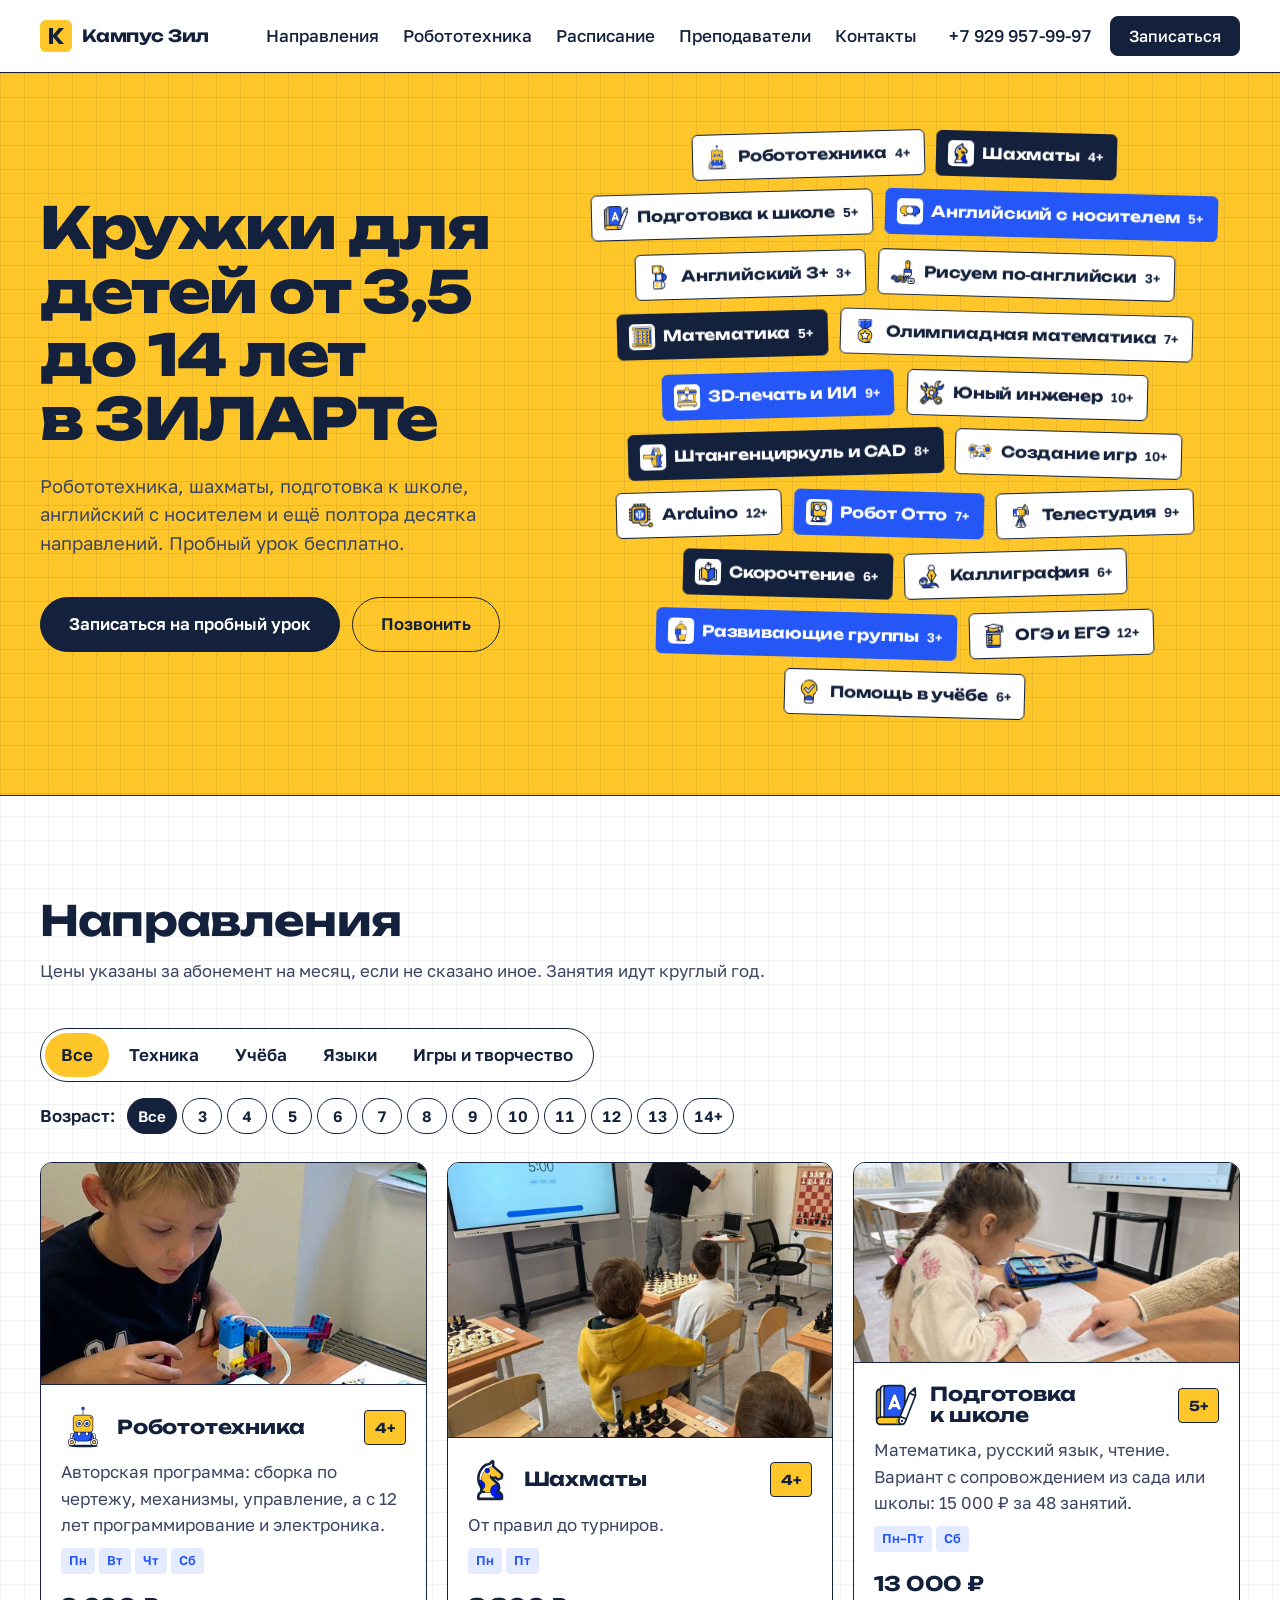
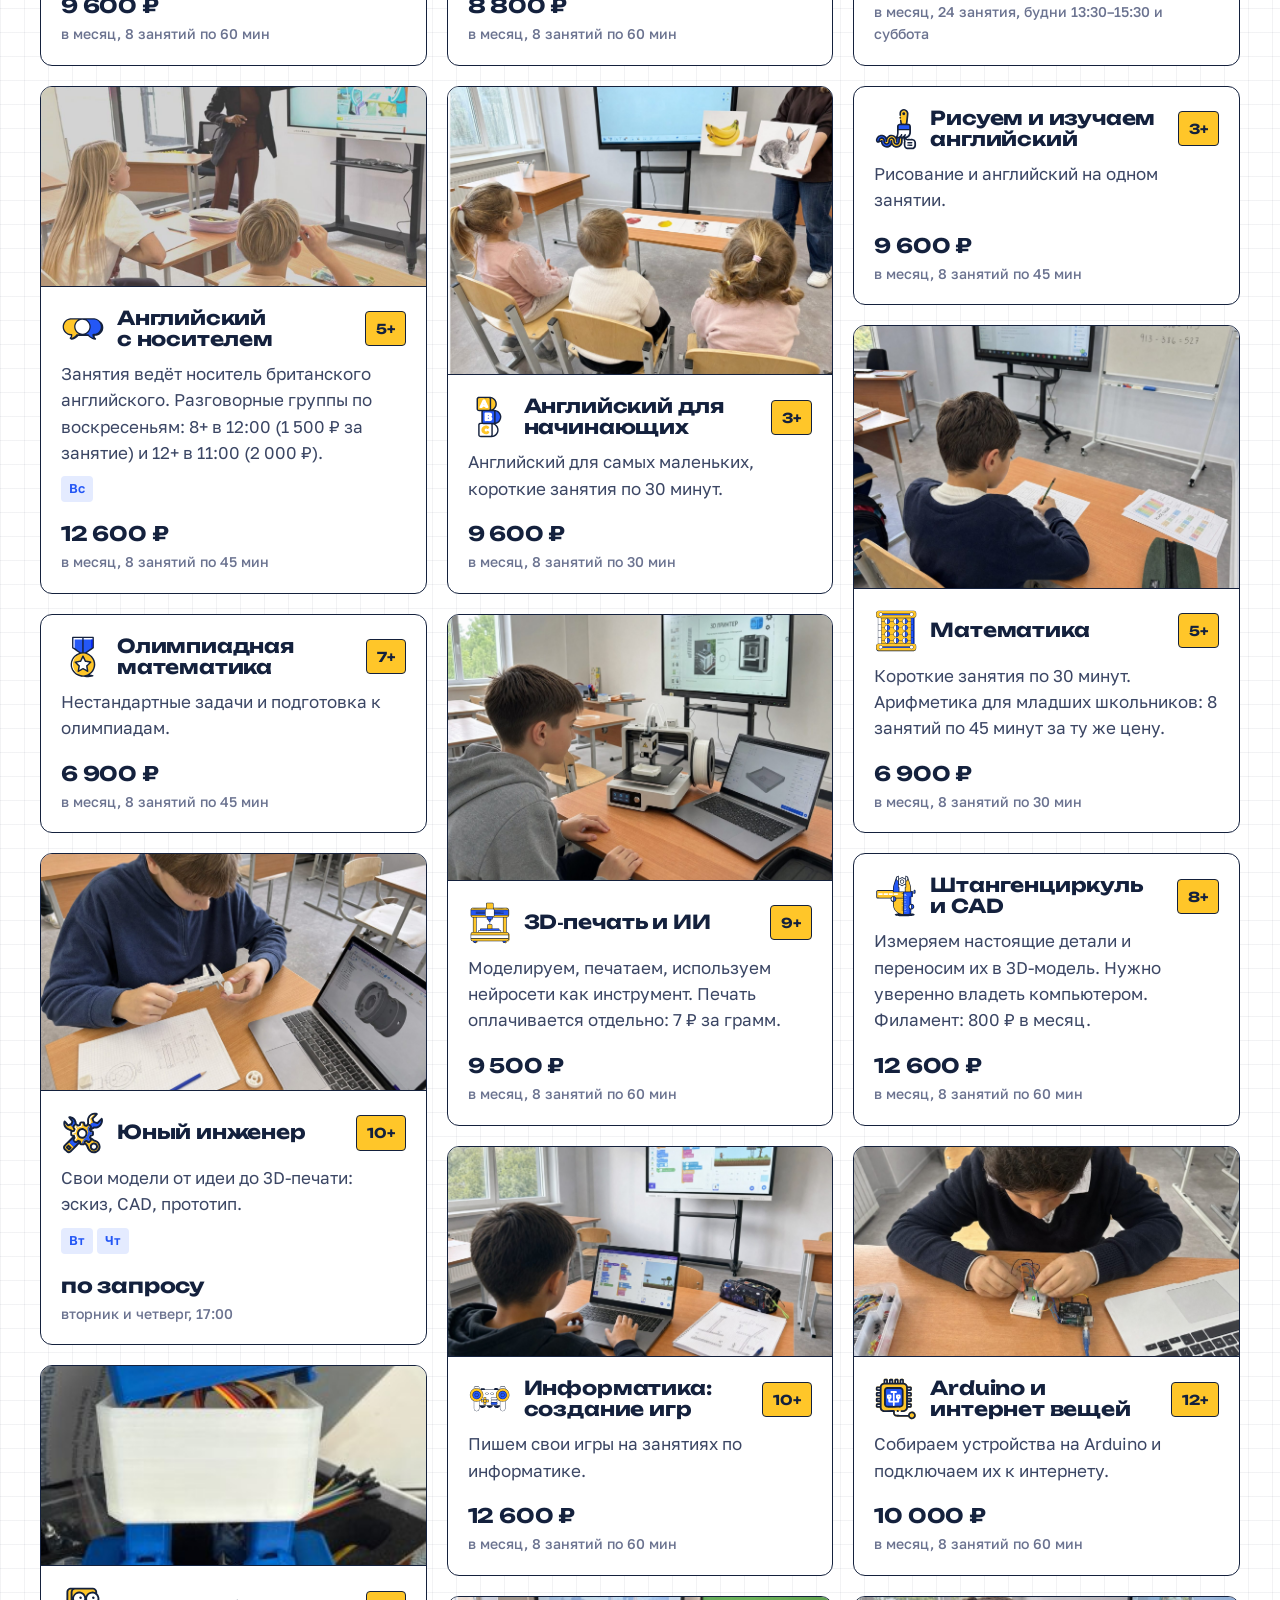
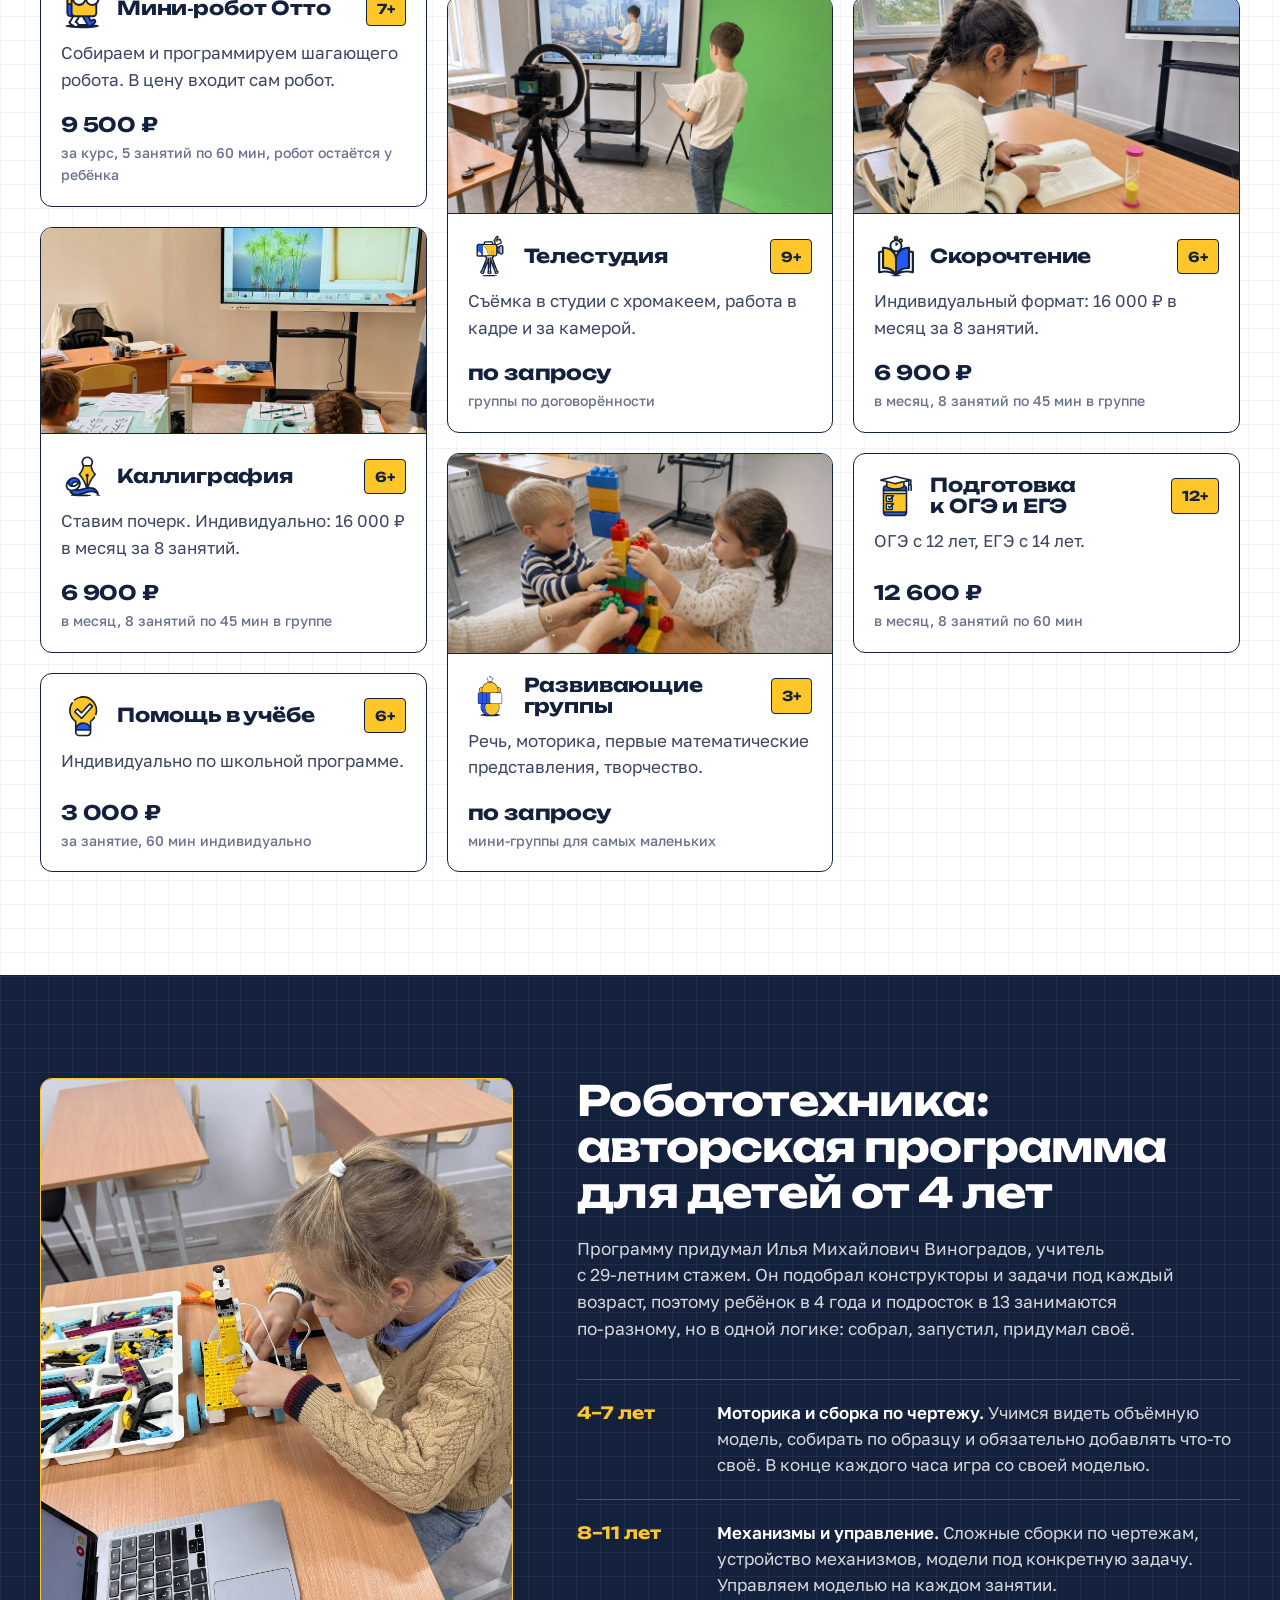
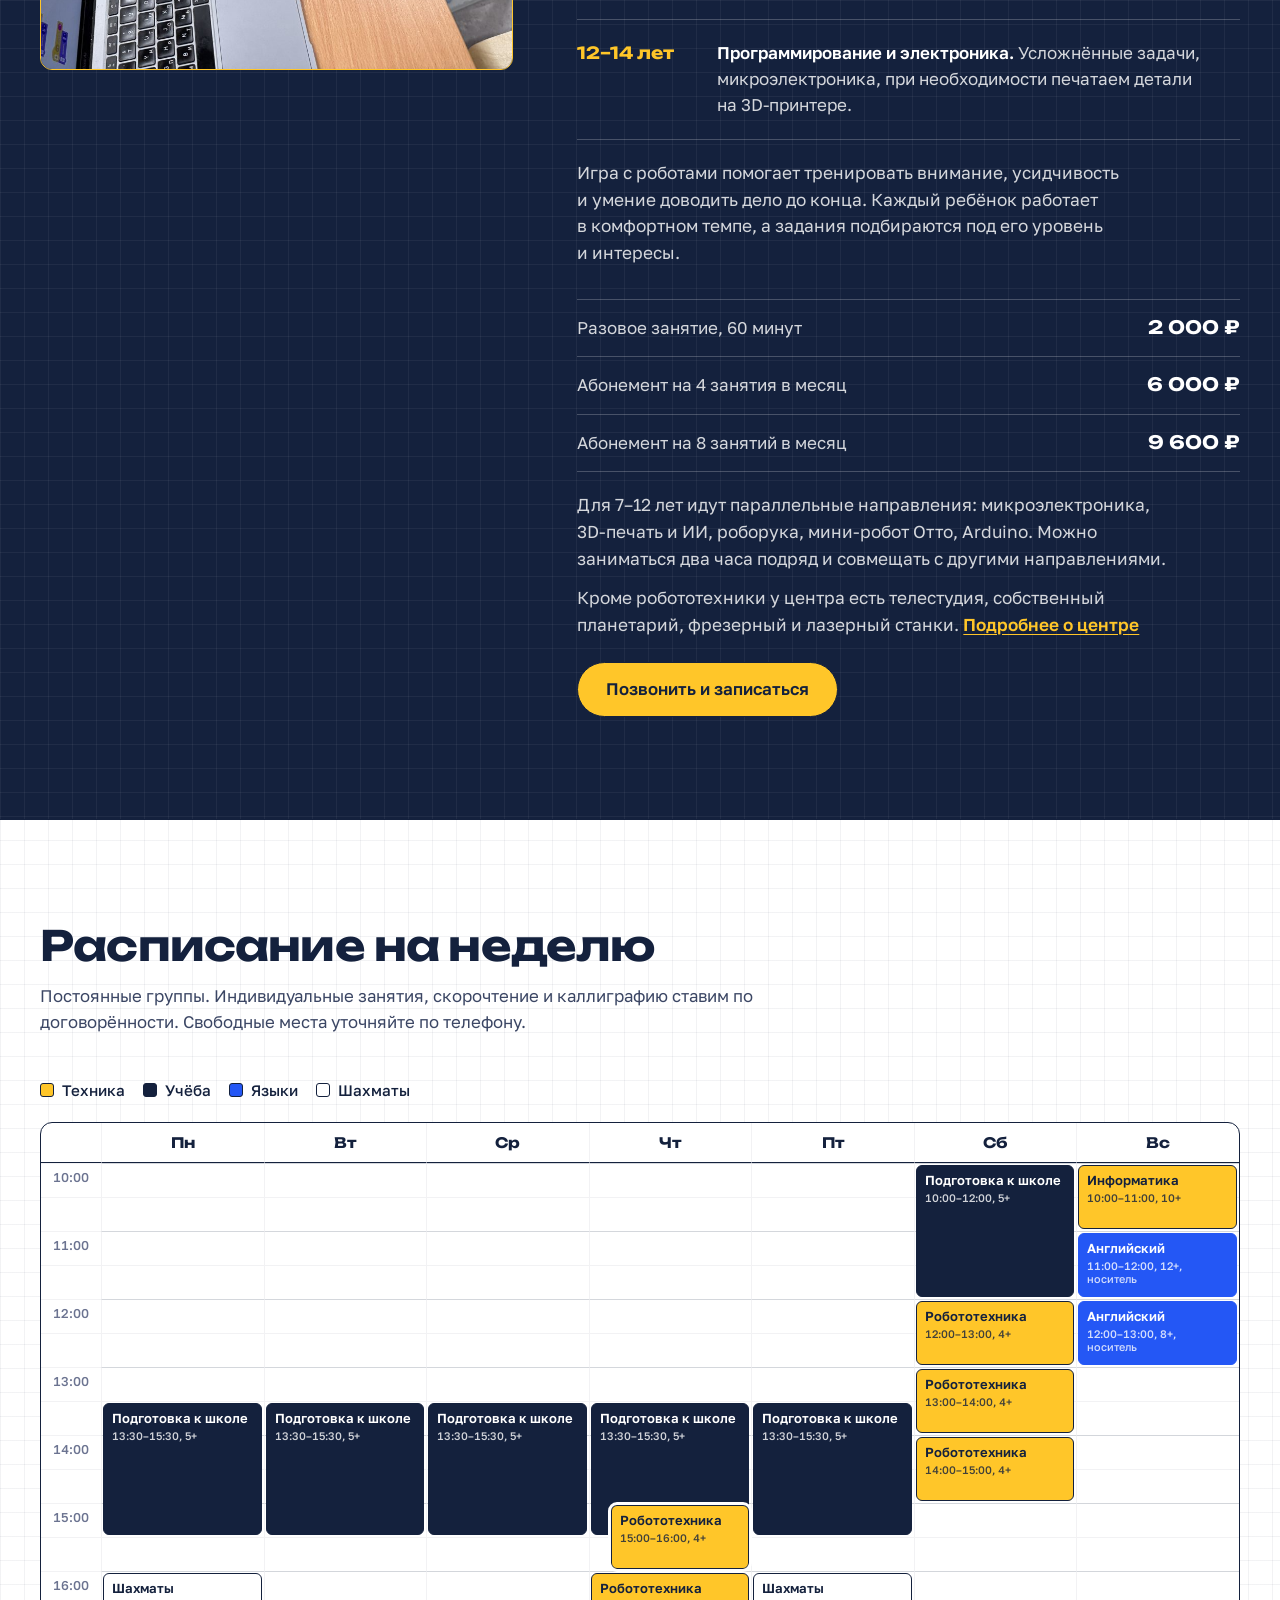
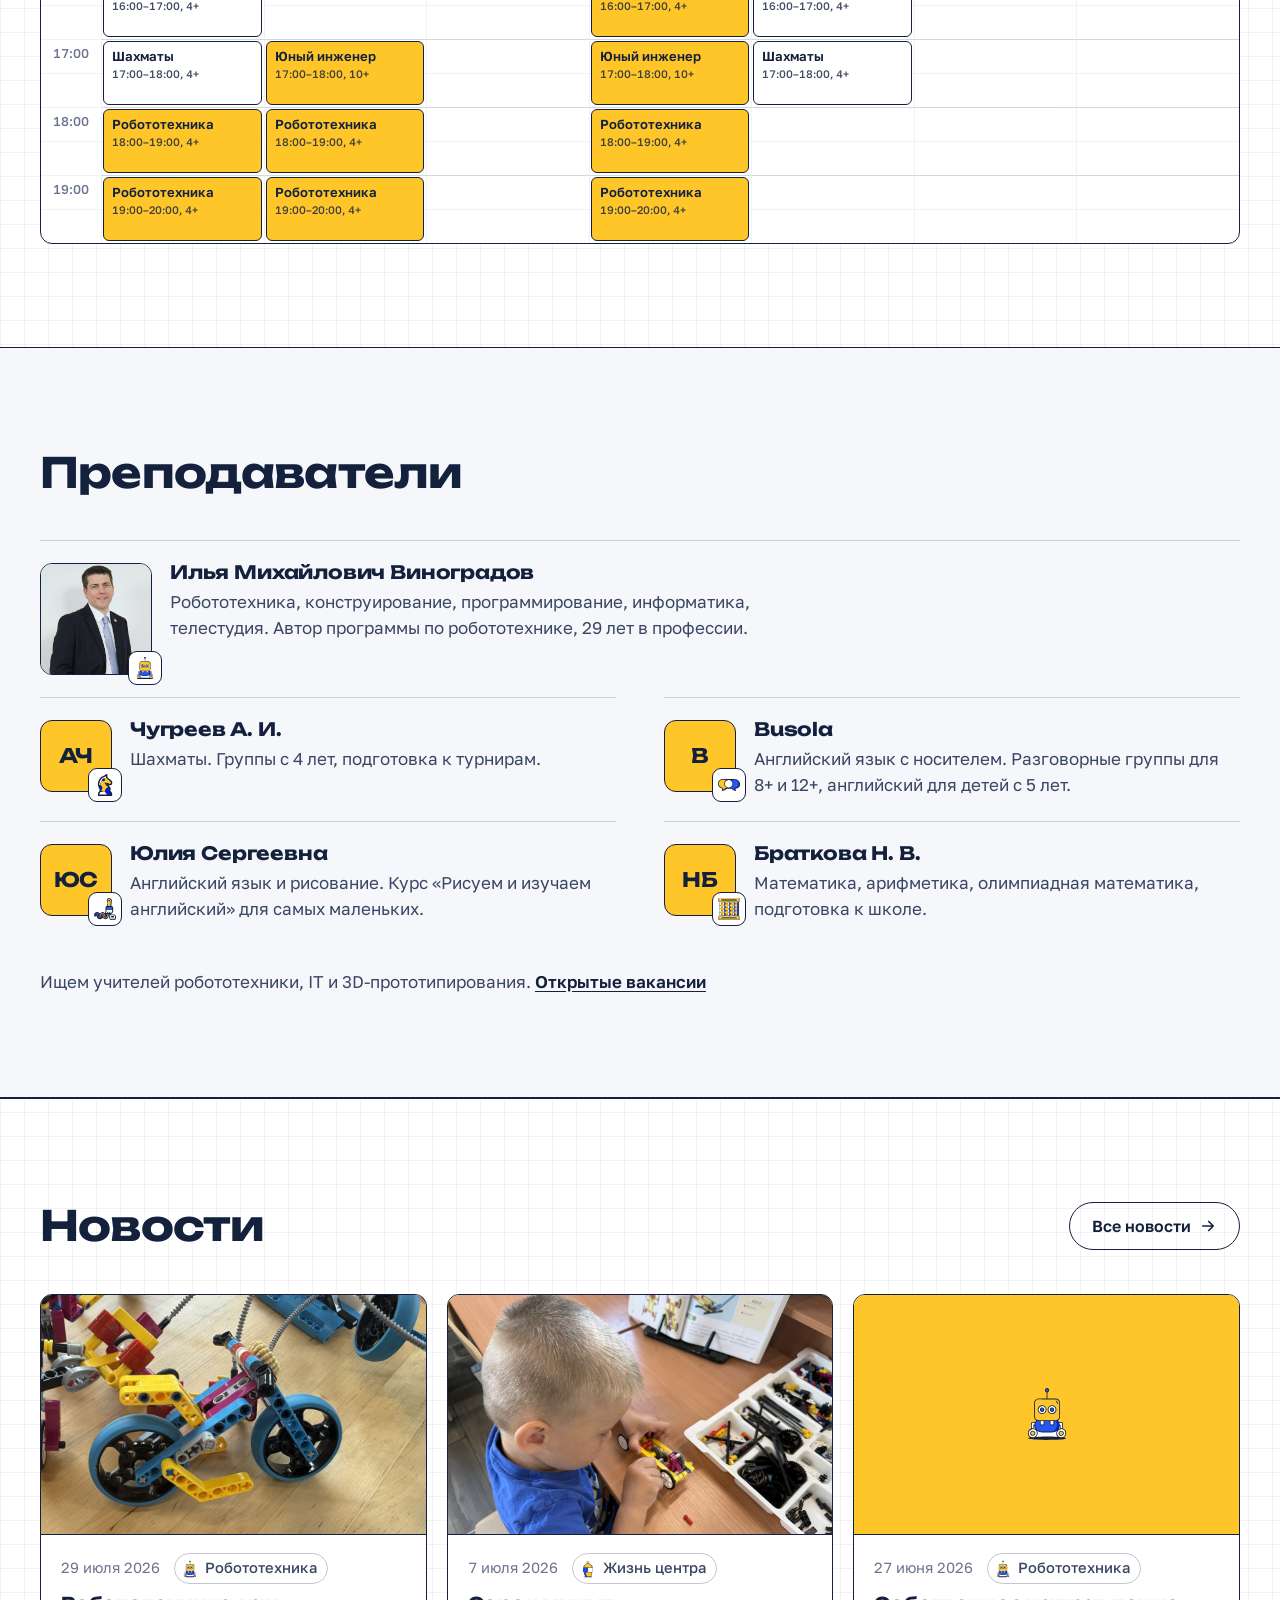
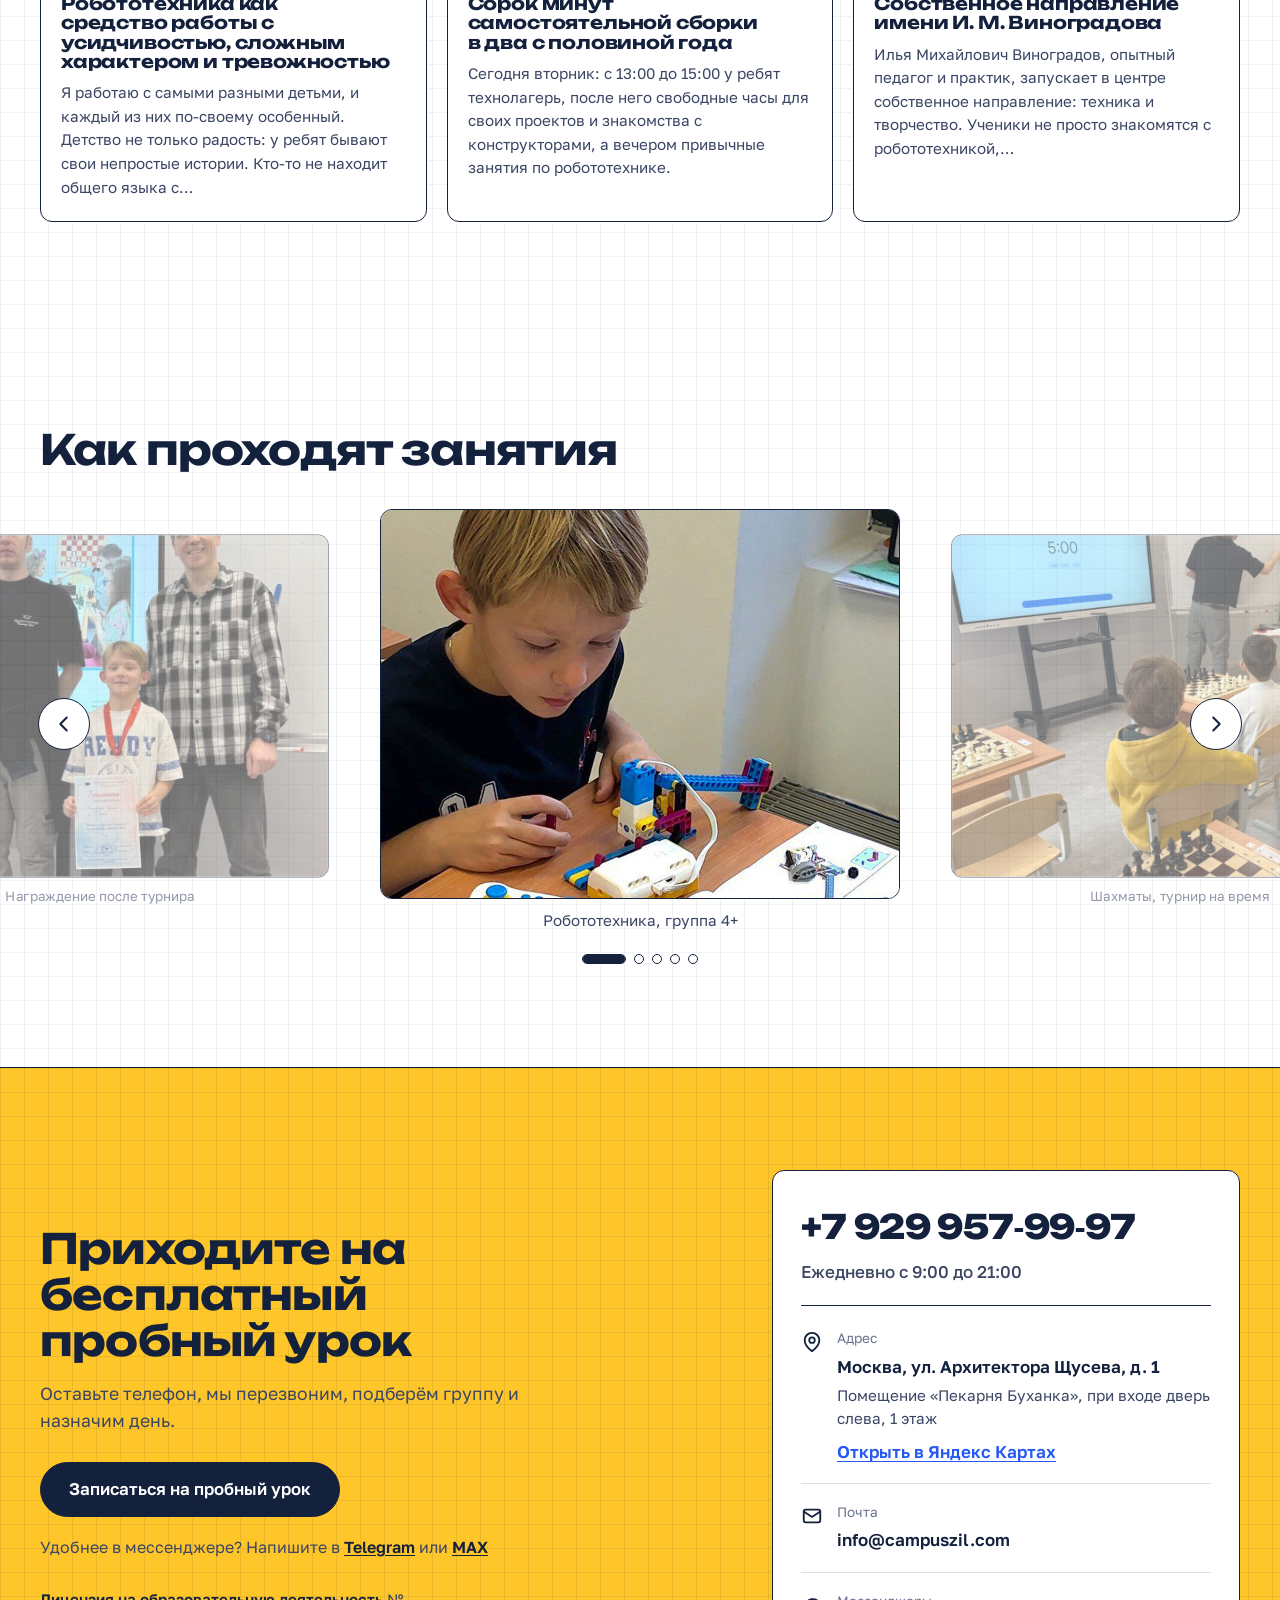
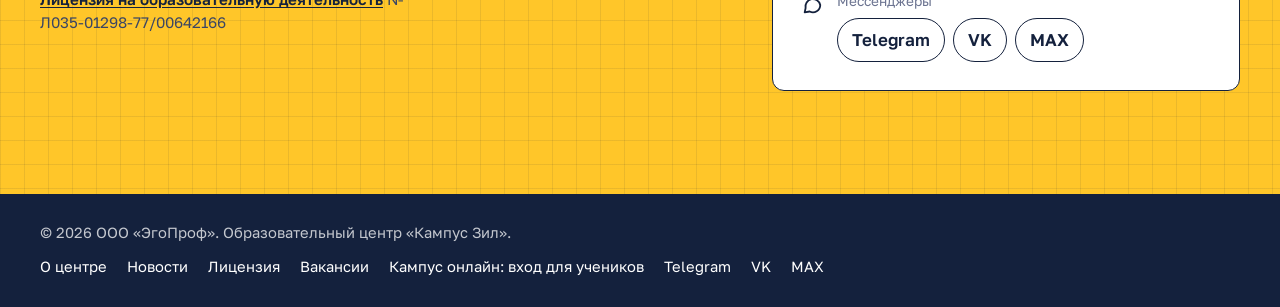
<file: index.html>
<!doctype html>
<html lang="ru">
<head>
<!--
THESIS: тетрадь в клетку, на которой инженер чертит план недели ребёнка.
Отказ от пастельного «детского» шаблона с блобами и одинаковыми карточками.
OWN-WORLD: белый лист с клеткой 24px, целые поля жёлтого ЗИЛ (#FFC629) и чернил
(#14213D), синяя чертёжная линия (#2457F5). Unbounded + Golos Text. Обводка вместо теней.
STORY: родитель за секунды видит, что есть для возраста его ребёнка, когда и почём,
и записывается на бесплатный пробный урок.
FIRST VIEWPORT: жёлтое поле; слева заголовок, подзаголовок и кнопка записи;
справа облако «стикеров» всех направлений с иконками, раскладывается при загрузке.
FORM: одностраничник; подпись — доска стикеров в hero и фильтр по возрасту в сетке курсов.
-->
<meta charset="utf-8">
<meta name="viewport" content="width=device-width, initial-scale=1">
<title>Кампус Зил — детский образовательный центр в ЗИЛАРТе</title>
<meta name="description" content="Робототехника, шахматы, подготовка к школе, английский с носителем и ещё 15 направлений для детей от 3,5 лет. Москва, ЗИЛАРТ, ул. Архитектора Щусева, 1. Пробный урок бесплатно.">
<meta property="og:title" content="Кампус Зил — кружки для детей от 3,5 лет в ЗИЛАРТе">
<meta property="og:description" content="Робототехника, шахматы, подготовка к школе, английский с носителем. Пробный урок бесплатно.">
<meta property="og:image" content="assets/img/robotics-boy.jpg">
<link rel="icon" href="assets/favicon.svg" type="image/svg+xml">
<link rel="preconnect" href="https://fonts.googleapis.com">
<link rel="preconnect" href="https://fonts.gstatic.com" crossorigin>
<link href="https://fonts.googleapis.com/css2?family=Unbounded:wght@500;700;800&family=Golos+Text:wght@400;500;600&display=swap" rel="stylesheet">
<link rel="stylesheet" href="css/style.css">
</head>
<body>

<a class="skip" href="#courses">К направлениям</a>

<header class="site-header" id="top">
  <div class="container header-row">
    <a class="brand" href="#top" aria-label="Кампус Зил, на главную">
      <span class="brand-mark" aria-hidden="true"><svg viewBox="0 0 32 32" width="32" height="32"><rect width="32" height="32" rx="6" fill="#FFC629"/><path d="M9 8h4v7l6-7h5l-7 8 7 8h-5l-6-7v7H9z" fill="#14213D"/></svg></span>
      <span class="brand-name">Кампус Зил</span>
    </a>
    <nav class="nav" id="nav" aria-label="Разделы сайта">
      <a href="#courses">Направления</a>
      <a href="#robotics">Робототехника</a>
      <a href="#schedule">Расписание</a>
      <a href="#teachers">Преподаватели</a>
      <a href="#contacts">Контакты</a>
      <a class="nav-phone" href="tel:+79299579997">+7 929 957‑99‑97</a>
      <a class="btn btn-primary nav-cta" href="https://yandex.ru/business/widget/request/company/144063589817" target="_blank" rel="noopener">Записаться</a>
    </nav>
    <a class="header-phone" href="tel:+79299579997" aria-label="Позвонить +7 929 957-99-97">
      <svg width="20" height="20" viewBox="0 0 24 24" fill="none" stroke="currentColor" stroke-width="2" stroke-linecap="round" stroke-linejoin="round" aria-hidden="true"><path d="M22 16.9v3a2 2 0 0 1-2.2 2 19.8 19.8 0 0 1-8.6-3.1 19.5 19.5 0 0 1-6-6A19.8 19.8 0 0 1 2.1 4.2 2 2 0 0 1 4.1 2h3a2 2 0 0 1 2 1.7c.1 1 .4 1.9.7 2.8a2 2 0 0 1-.5 2.1L8 9.9a16 16 0 0 0 6 6l1.3-1.3a2 2 0 0 1 2.1-.4c.9.3 1.8.6 2.8.7a2 2 0 0 1 1.8 2z"/></svg>
    </a>
    <button class="burger" id="burger" aria-expanded="false" aria-controls="nav" aria-label="Открыть меню">
      <span></span><span></span><span></span>
    </button>
  </div>
</header>

<main>

<!-- ===== HERO ===== -->
<section class="hero" aria-labelledby="hero-title">
  <div class="container hero-grid">
    <div class="hero-copy">
      <h1 id="hero-title">Кружки для детей от&nbsp;3,5 до&nbsp;14 лет в&nbsp;ЗИЛАРТе</h1>
      <p class="hero-lead">Робототехника, шахматы, подготовка к&nbsp;школе, английский с&nbsp;носителем и&nbsp;ещё полтора десятка направлений. Пробный урок бесплатно.</p>

      <div class="hero-actions">
        <a class="btn btn-primary btn-lg" href="https://yandex.ru/business/widget/request/company/144063589817" target="_blank" rel="noopener">Записаться на пробный урок</a>
        <a class="btn btn-ghost btn-lg" href="tel:+79299579997">Позвонить</a>
      </div>
    </div>

    <div class="hero-board" aria-hidden="true" data-board></div>
  </div>
</section>

<!-- ===== COURSES ===== -->
<section class="section courses" id="courses" aria-labelledby="courses-title">
  <div class="container">
    <div class="section-head">
      <h2 id="courses-title">Направления</h2>
      <p>Цены указаны за абонемент на месяц, если не сказано иное. Занятия идут круглый год.</p>
    </div>

    <div class="filters">
      <div class="seg" role="tablist" aria-label="Категория" data-cat-tabs>
        <button role="tab" aria-selected="true" data-cat="all">Все</button>
        <button role="tab" aria-selected="false" data-cat="tech">Техника</button>
        <button role="tab" aria-selected="false" data-cat="study">Учёба</button>
        <button role="tab" aria-selected="false" data-cat="lang">Языки</button>
        <button role="tab" aria-selected="false" data-cat="games">Игры и творчество</button>
      </div>
      <div class="filters-age">
        <span>Возраст:</span>
        <div class="age-chips age-chips-compact" data-age-chips></div>
      </div>
    </div>

    <div class="course-grid" data-course-grid></div>
    <p class="course-empty" data-course-empty hidden>Для этого возраста в выбранной категории пока нет групп. Позвоните, подскажем, что подойдёт.</p>
  </div>
</section>

<!-- ===== ROBOTICS ===== -->
<section class="section robotics" id="robotics" aria-labelledby="robotics-title">
  <div class="container robotics-grid">
    <figure class="robotics-photo">
      <img src="assets/img/robotics-girl.jpg" alt="Девочка собирает робота по схеме, рядом ноутбук с блочным кодом" width="1536" height="1152" loading="lazy">
    </figure>
    <div class="robotics-copy">
      <h2 id="robotics-title">Робототехника: авторская программа для детей от&nbsp;4&nbsp;лет</h2>
      <p>Программу придумал Илья Михайлович Виноградов, учитель с&nbsp;29‑летним стажем. Он подобрал конструкторы и&nbsp;задачи под каждый возраст, поэтому ребёнок в&nbsp;4&nbsp;года и&nbsp;подросток в&nbsp;13 занимаются по‑разному, но&nbsp;в&nbsp;одной логике: собрал, запустил, придумал своё.</p>

      <ol class="ladder">
        <li>
          <span class="ladder-age">4–7 лет</span>
          <div><strong>Моторика и&nbsp;сборка по&nbsp;чертежу.</strong> Учимся видеть объёмную модель, собирать по&nbsp;образцу и&nbsp;обязательно добавлять что‑то своё. В&nbsp;конце каждого часа игра со&nbsp;своей моделью.</div>
        </li>
        <li>
          <span class="ladder-age">8–11 лет</span>
          <div><strong>Механизмы и&nbsp;управление.</strong> Сложные сборки по&nbsp;чертежам, устройство механизмов, модели под&nbsp;конкретную задачу. Управляем моделью на&nbsp;каждом занятии.</div>
        </li>
        <li>
          <span class="ladder-age">12–14 лет</span>
          <div><strong>Программирование и&nbsp;электроника.</strong> Усложнённые задачи, микроэлектроника, при необходимости печатаем детали на&nbsp;3D‑принтере.</div>
        </li>
      </ol>

      <p class="robotics-why">Игра с&nbsp;роботами помогает тренировать внимание, усидчивость и&nbsp;умение доводить дело до&nbsp;конца. Каждый ребёнок работает в&nbsp;комфортном темпе, а&nbsp;задания подбираются под&nbsp;его уровень и&nbsp;интересы.</p>

      <dl class="price-list">
        <div><dt>Разовое занятие, 60 минут</dt><dd>2 000 ₽</dd></div>
        <div><dt>Абонемент на 4 занятия в месяц</dt><dd>6 000 ₽</dd></div>
        <div><dt>Абонемент на 8 занятий в месяц</dt><dd>9 600 ₽</dd></div>
      </dl>

      <p class="robotics-note">Для 7–12 лет идут параллельные направления: микроэлектроника, 3D‑печать и&nbsp;ИИ, роборука, мини‑робот Отто, Arduino. Можно заниматься два часа подряд и&nbsp;совмещать с&nbsp;другими направлениями.</p>
      <p class="robotics-note">Кроме робототехники у центра есть телестудия, собственный планетарий, фрезерный и лазерный станки. <a class="robotics-link" href="about.html">Подробнее о центре</a></p>
      <a class="btn btn-yellow btn-lg" href="tel:+79299579997">Позвонить и записаться</a>
    </div>
  </div>
</section>

<!-- ===== SCHEDULE ===== -->
<section class="section schedule" id="schedule" aria-labelledby="schedule-title">
  <div class="container">
    <div class="section-head">
      <h2 id="schedule-title">Расписание на неделю</h2>
      <p>Постоянные группы. Индивидуальные занятия, скорочтение и каллиграфию ставим по договорённости. Свободные места уточняйте по телефону.</p>
    </div>

    <div class="legend" data-legend></div>

    <div class="day-tabs" role="tablist" aria-label="День недели" data-day-tabs></div>

    <div class="timetable" data-timetable aria-label="Расписание постоянных групп на неделю"></div>

    <ul class="day-list" data-day-list></ul>
  </div>
</section>

<!-- ===== TEACHERS ===== -->
<section class="section teachers" id="teachers" aria-labelledby="teachers-title">
  <div class="container">
    <div class="section-head">
      <h2 id="teachers-title">Преподаватели</h2>
    </div>
    <ul class="teacher-list">
      <li>
        <span class="avatar"><img class="avatar-photo" src="assets/img/teacher-vinogradov.jpg" alt="" width="800" height="800" loading="lazy"><img class="avatar-badge" src="assets/icons/robotics.svg" alt="" width="24" height="24" loading="lazy"></span>
        <div>
          <h3>Илья Михайлович Виноградов</h3>
          <p>Робототехника, конструирование, программирование, информатика, телестудия. Автор программы по робототехнике, 29 лет в профессии.</p>
        </div>
      </li>
      <li>
        <span class="avatar" aria-hidden="true"><span class="avatar-initials">АЧ</span><img class="avatar-badge" src="assets/icons/chess.svg" alt="" width="24" height="24" loading="lazy"></span>
        <div>
          <h3>Чугреев А. И.</h3>
          <p>Шахматы. Группы с 4 лет, подготовка к турнирам.</p>
        </div>
      </li>
      <li>
        <span class="avatar" aria-hidden="true"><span class="avatar-initials">B</span><img class="avatar-badge" src="assets/icons/eng-native.svg" alt="" width="24" height="24" loading="lazy"></span>
        <div>
          <h3>Busola</h3>
          <p>Английский язык с носителем. Разговорные группы для 8+ и 12+, английский для детей с 5 лет.</p>
        </div>
      </li>
      <li>
        <span class="avatar" aria-hidden="true"><span class="avatar-initials">ЮС</span><img class="avatar-badge" src="assets/icons/eng-draw.svg" alt="" width="24" height="24" loading="lazy"></span>
        <div>
          <h3>Юлия Сергеевна</h3>
          <p>Английский язык и рисование. Курс «Рисуем и изучаем английский» для самых маленьких.</p>
        </div>
      </li>
      <li>
        <span class="avatar" aria-hidden="true"><span class="avatar-initials">НБ</span><img class="avatar-badge" src="assets/icons/math.svg" alt="" width="24" height="24" loading="lazy"></span>
        <div>
          <h3>Браткова Н. В.</h3>
          <p>Математика, арифметика, олимпиадная математика, подготовка к школе.</p>
        </div>
      </li>
    </ul>
    <p class="teachers-hire">Ищем учителей робототехники, IT и 3D‑прототипирования. <a href="vacancies.html">Открытые вакансии</a></p>
  </div>
</section>

<!-- ===== NEWS ===== -->
<section class="section news-home" id="news" aria-labelledby="news-title">
  <div class="container">
    <div class="section-head news-home-head">
      <h2 id="news-title">Новости</h2>
      <a class="btn btn-ghost btn-arrow" href="news.html">Все новости <svg viewBox="0 0 24 24" fill="none" stroke="currentColor" stroke-width="2.2" stroke-linecap="round" stroke-linejoin="round" aria-hidden="true"><path d="M5 12h14M13 6l6 6-6 6"/></svg></a>
    </div>
    <div class="news-cards" data-news-home></div>
  </div>
</section>

<!-- ===== GALLERY ===== -->
<section class="section gallery" aria-labelledby="gallery-title">
  <div class="container">
    <div class="section-head">
      <h2 id="gallery-title">Как проходят занятия</h2>
    </div>
  </div>
  <div class="carousel" data-carousel>
    <button class="carousel-btn is-prev" type="button" data-prev aria-label="Предыдущее фото">
      <svg width="22" height="22" viewBox="0 0 24 24" fill="none" stroke="currentColor" stroke-width="2.2" stroke-linecap="round" stroke-linejoin="round" aria-hidden="true"><path d="M15 5l-7 7 7 7"/></svg>
    </button>
    <div class="carousel-viewport" data-viewport>
      <ul class="carousel-track" data-track>
        <li class="carousel-slide"><figure><img src="assets/img/robotics-controller.jpg" alt="Мальчик управляет собранной моделью с пульта" width="1000" height="1000"><figcaption>Робототехника, группа 4+</figcaption></figure></li>
        <li class="carousel-slide"><figure><img src="assets/img/chess-class.jpg" alt="Шахматный класс, дети играют партии на время" width="1000" height="1000"><figcaption>Шахматы, турнир на время</figcaption></figure></li>
        <li class="carousel-slide"><figure><img src="assets/img/english.jpg" alt="Урок английского с носителем языка у интерактивной доски" width="1024" height="1024"><figcaption>Английский с носителем</figcaption></figure></li>
        <li class="carousel-slide"><figure><img src="assets/img/calligraphy.jpg" alt="Урок каллиграфии, дети рисуют тушью" width="960" height="1280"><figcaption>Каллиграфия</figcaption></figure></li>
        <li class="carousel-slide"><figure><img src="assets/img/chess-award.jpg" alt="Мальчик с грамотой после шахматного турнира и два преподавателя" width="1024" height="1024"><figcaption>Награждение после турнира</figcaption></figure></li>
      </ul>
    </div>
    <button class="carousel-btn is-next" type="button" data-next aria-label="Следующее фото">
      <svg width="22" height="22" viewBox="0 0 24 24" fill="none" stroke="currentColor" stroke-width="2.2" stroke-linecap="round" stroke-linejoin="round" aria-hidden="true"><path d="M9 5l7 7-7 7"/></svg>
    </button>
    <div class="carousel-dots" data-dots role="tablist" aria-label="Выбор фото"></div>
  </div>
</section>

<!-- ===== CONTACTS / CTA ===== -->
<section class="section contacts" id="contacts" aria-labelledby="contacts-title">
  <div class="container contacts-grid">
    <div class="contacts-cta">
      <h2 id="contacts-title">Приходите на бесплатный пробный урок</h2>
      <p>Оставьте телефон, мы перезвоним, подберём группу и назначим день.</p>
      <a class="btn btn-ink btn-lg" href="https://yandex.ru/business/widget/request/company/144063589817" target="_blank" rel="noopener">Записаться на пробный урок</a>
      <p class="contacts-alt">Удобнее в мессенджере? Напишите в <a href="https://t.me/campuszil" target="_blank" rel="noopener">Telegram</a> или <a href="https://max.ru/u/f9LHodD0cOI58ydDmCj5pI-ljFYqhotPa6n236E9zcF99GbGORTSK93aBik" target="_blank" rel="noopener">MAX</a></p>
      <p class="contacts-licence"><a href="licence.html">Лицензия на образовательную деятельность</a> № Л035‑01298‑77/00642166</p>
    </div>

    <div class="contact-card">
      <a class="contact-phone" href="tel:+79299579997">
        <span class="contact-phone-num">+7 929 957‑99‑97</span>
        <span class="contact-phone-cap">Ежедневно с 9:00 до 21:00</span>
      </a>

      <ul class="contact-rows">
        <li>
          <svg class="contact-ico" width="22" height="22" viewBox="0 0 24 24" fill="none" stroke="currentColor" stroke-width="2" stroke-linecap="round" stroke-linejoin="round" aria-hidden="true"><path d="M20 10c0 6-8 12-8 12S4 16 4 10a8 8 0 0 1 16 0z"/><circle cx="12" cy="10" r="3"/></svg>
          <div>
            <span class="contact-label">Адрес</span>
            <span class="contact-value">Москва, ул. Архитектора Щусева, д. 1</span>
            <span class="contact-note">Помещение «Пекарня Буханка», при входе дверь слева, 1 этаж</span>
            <a class="contact-link" href="https://yandex.ru/maps/?text=Москва, улица Архитектора Щусева, 1" target="_blank" rel="noopener">Открыть в Яндекс Картах</a>
          </div>
        </li>
        <li>
          <svg class="contact-ico" width="22" height="22" viewBox="0 0 24 24" fill="none" stroke="currentColor" stroke-width="2" stroke-linecap="round" stroke-linejoin="round" aria-hidden="true"><rect x="3" y="5" width="18" height="14" rx="2"/><path d="m3 7 9 6 9-6"/></svg>
          <div>
            <span class="contact-label">Почта</span>
            <a class="contact-value" href="mailto:info@campuszil.com">info@campuszil.com</a>
          </div>
        </li>
        <li>
          <svg class="contact-ico" width="22" height="22" viewBox="0 0 24 24" fill="none" stroke="currentColor" stroke-width="2" stroke-linecap="round" stroke-linejoin="round" aria-hidden="true"><path d="M21 12a8 8 0 0 1-11.6 7.1L4 20l1-4.6A8 8 0 1 1 21 12z"/></svg>
          <div>
            <span class="contact-label">Мессенджеры</span>
            <span class="socials">
              <a href="https://t.me/campuszil" target="_blank" rel="noopener">Telegram</a>
              <a href="https://vk.com/campuszil" target="_blank" rel="noopener">VK</a>
              <a href="https://max.ru/u/f9LHodD0cOI58ydDmCj5pI-ljFYqhotPa6n236E9zcF99GbGORTSK93aBik" target="_blank" rel="noopener">MAX</a>
            </span>
          </div>
        </li>
      </ul>
    </div>
  </div>
</section>

</main>

<footer class="site-footer">
  <div class="container footer-row">
    <p>© <span data-year></span> ООО «ЭгоПроф». Образовательный центр «Кампус Зил».</p>
    <nav aria-label="Дополнительно">
      <a href="about.html">О центре</a>
      <a href="news.html">Новости</a>
      <a href="licence.html">Лицензия</a>
      <a href="vacancies.html">Вакансии</a>
      <a href="https://school.egoprof.com/?redirect=0" target="_blank" rel="noopener">Кампус онлайн: вход для учеников</a>
      <a href="https://t.me/campuszil" target="_blank" rel="noopener">Telegram</a>
      <a href="https://vk.com/campuszil" target="_blank" rel="noopener">VK</a>
      <a href="https://max.ru/u/f9LHodD0cOI58ydDmCj5pI-ljFYqhotPa6n236E9zcF99GbGORTSK93aBik" target="_blank" rel="noopener">MAX</a>
    </nav>
  </div>
</footer>

<div class="mobile-bar">
  <a class="btn btn-ghost" href="tel:+79299579997">Позвонить</a>
  <a class="btn btn-primary" href="https://yandex.ru/business/widget/request/company/144063589817" target="_blank" rel="noopener">Записаться</a>
</div>

<script src="js/news-data.js"></script>
<script src="js/main.js" defer></script>
<script src="js/news.js" defer></script>
</body>
</html>
</file>
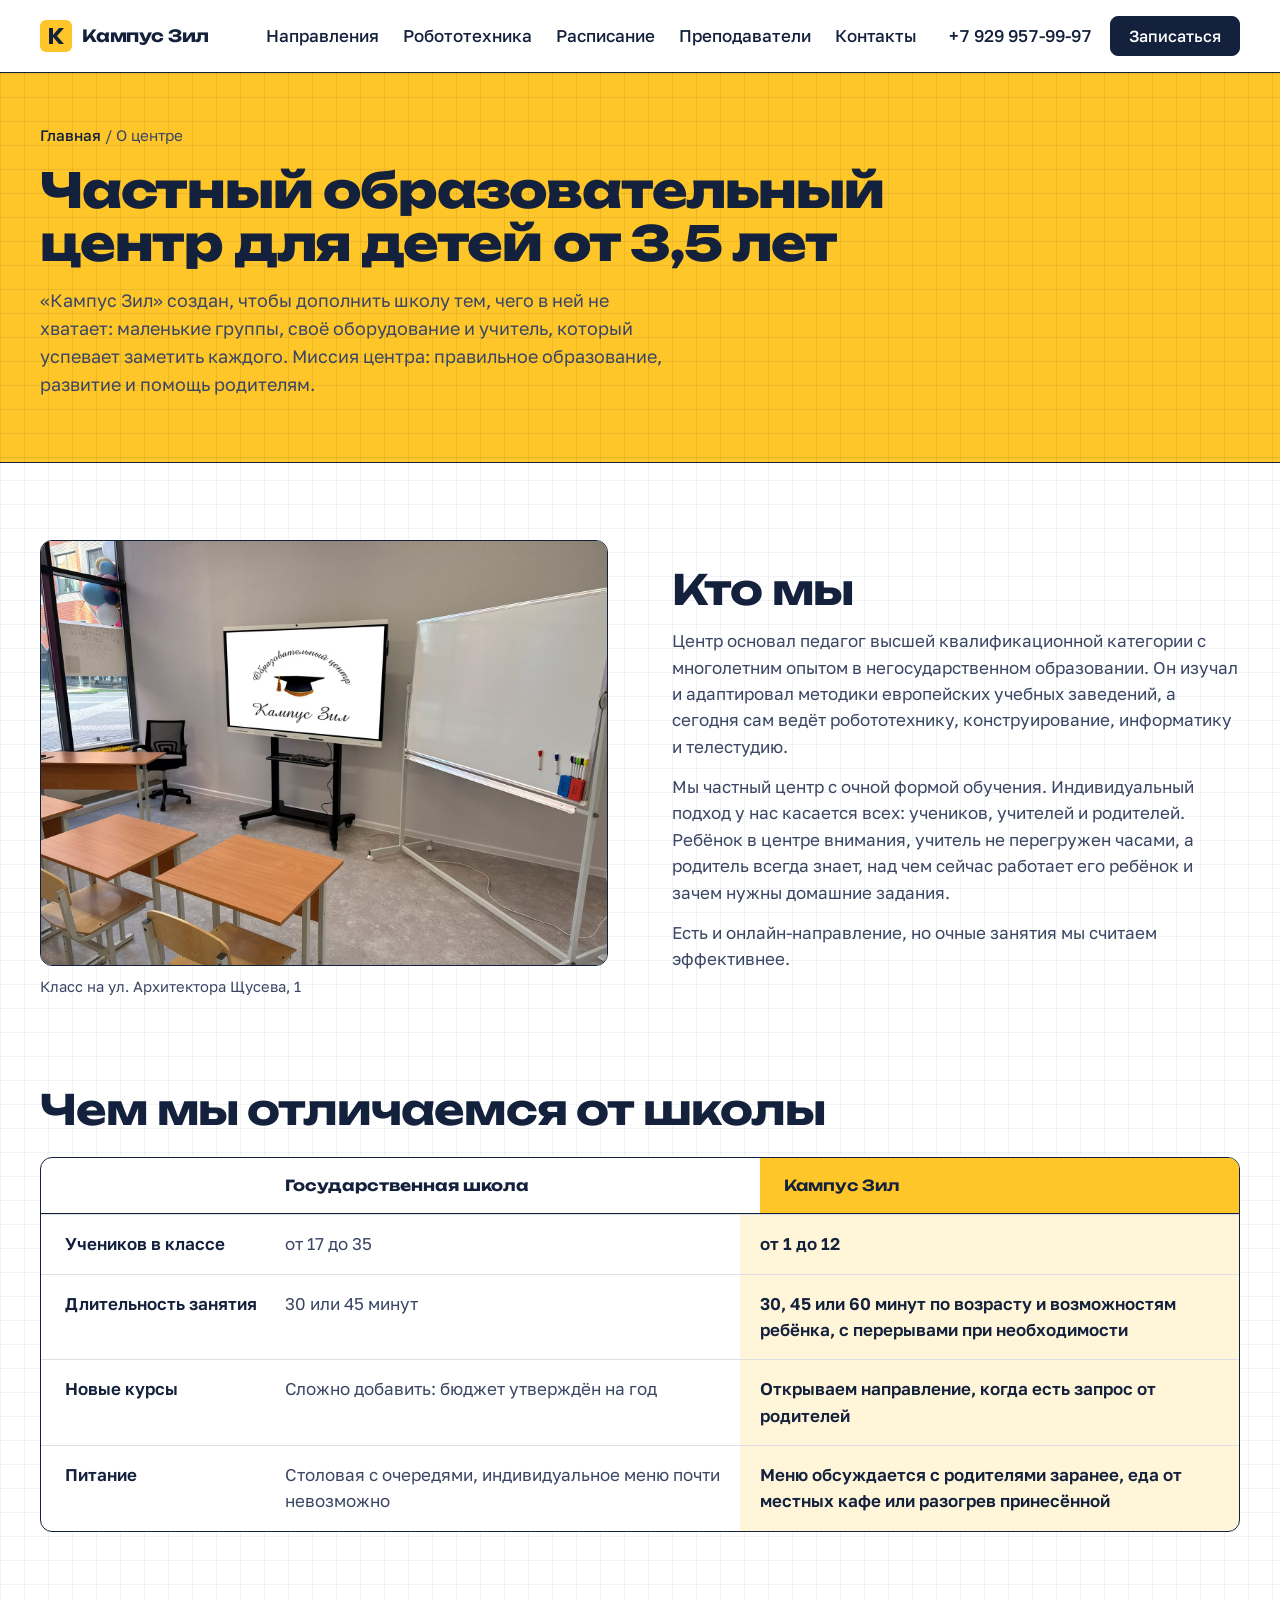
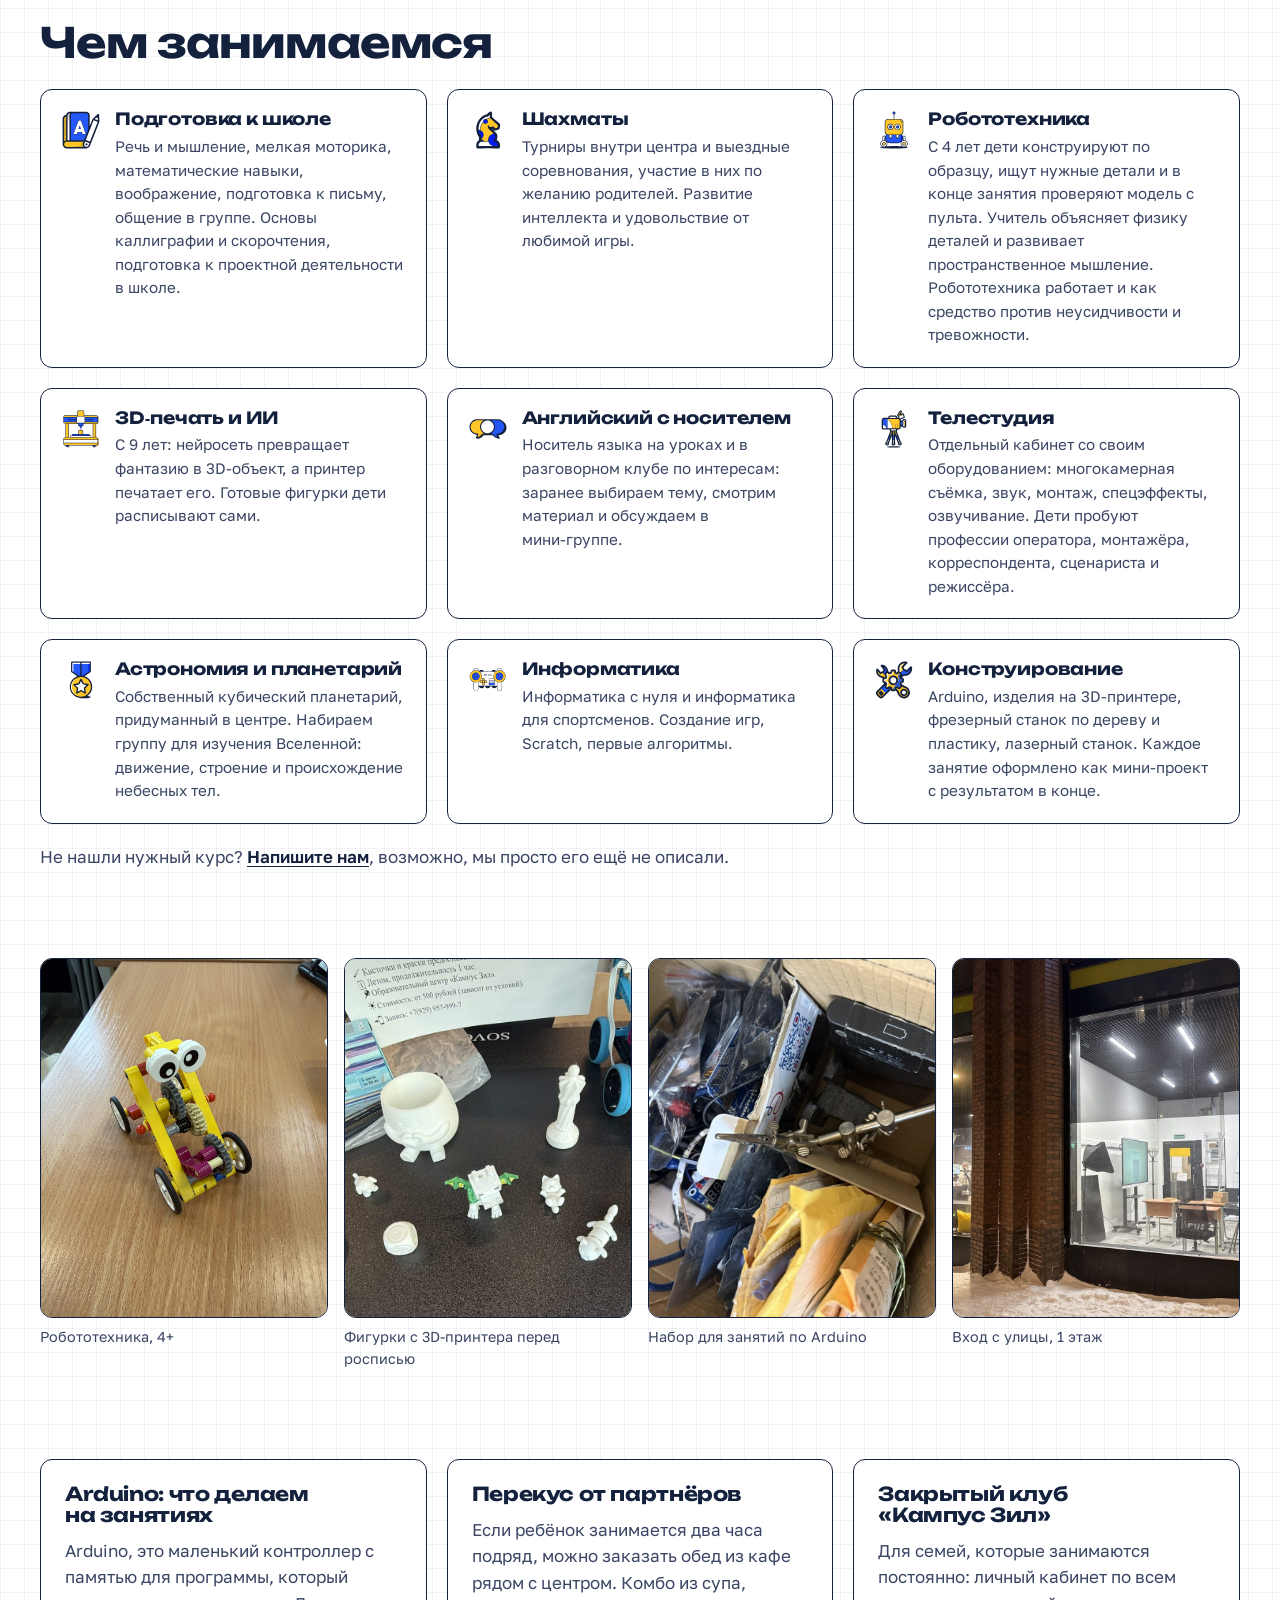
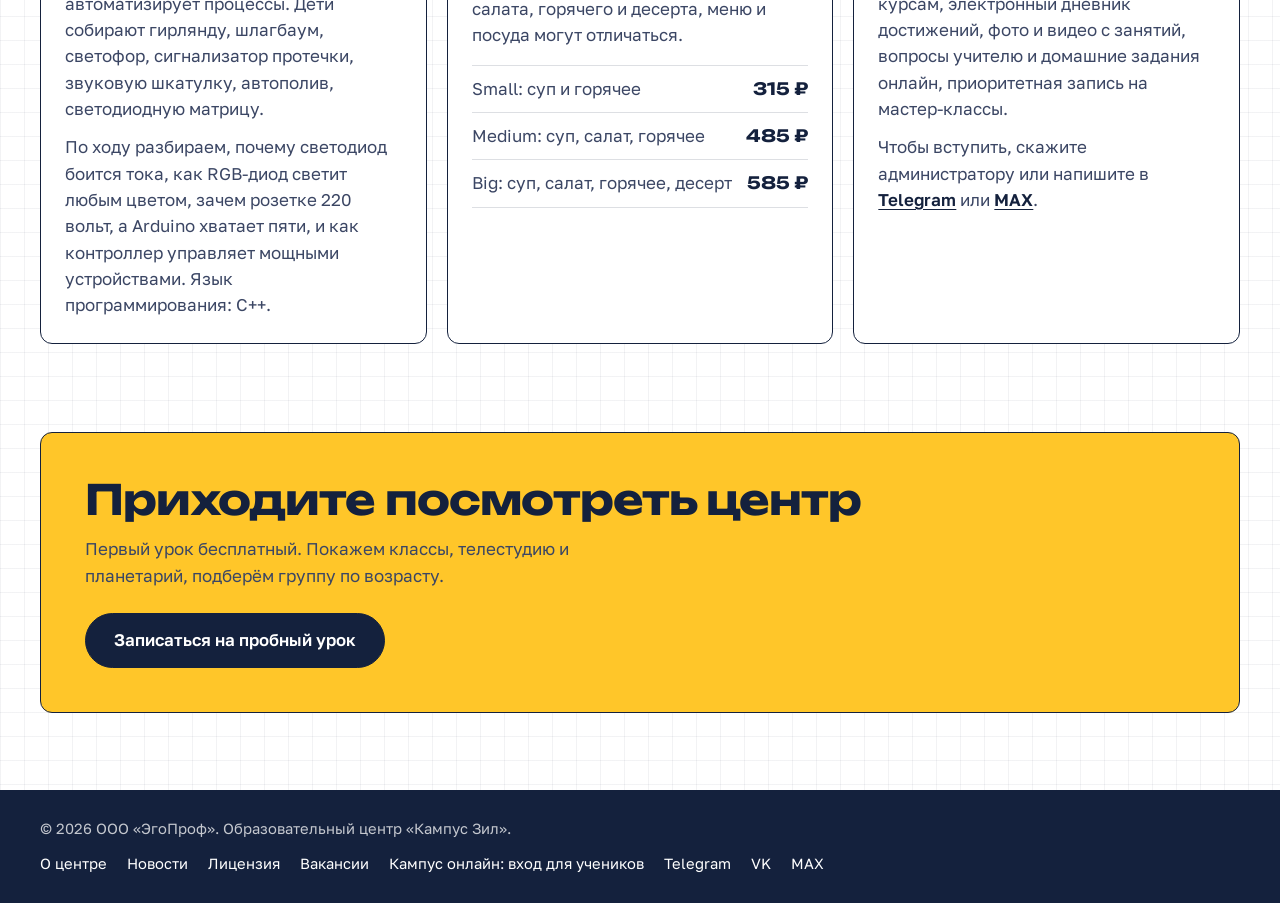
<file: about.html>
<!doctype html>
<html lang="ru">
<head>
<meta charset="utf-8">
<meta name="viewport" content="width=device-width, initial-scale=1">
<title>О центре — Кампус Зил</title>
<meta name="description" content="Кто мы, чем занимаемся и чем отличаемся от школы: мини‑группы до 12 человек, авторская робототехника, телестудия, планетарий, станки, Arduino. Образовательный центр «Кампус Зил» в ЗИЛАРТе.">
<link rel="icon" href="assets/favicon.svg" type="image/svg+xml">
<link rel="preconnect" href="https://fonts.googleapis.com">
<link rel="preconnect" href="https://fonts.gstatic.com" crossorigin>
<link href="https://fonts.googleapis.com/css2?family=Unbounded:wght@500;700;800&family=Golos+Text:wght@400;500;600&display=swap" rel="stylesheet">
<link rel="stylesheet" href="css/style.css">
</head>
<body class="subpage">

<a class="skip" href="#content">К содержимому</a>

<header class="site-header" id="top">
  <div class="container header-row">
    <a class="brand" href="index.html" aria-label="Кампус Зил, на главную">
      <span class="brand-mark" aria-hidden="true"><svg viewBox="0 0 32 32" width="32" height="32"><rect width="32" height="32" rx="6" fill="#FFC629"/><path d="M9 8h4v7l6-7h5l-7 8 7 8h-5l-6-7v7H9z" fill="#14213D"/></svg></span>
      <span class="brand-name">Кампус Зил</span>
    </a>
    <nav class="nav" id="nav" aria-label="Разделы сайта">
      <a href="index.html#courses">Направления</a>
      <a href="index.html#robotics">Робототехника</a>
      <a href="index.html#schedule">Расписание</a>
      <a href="index.html#teachers">Преподаватели</a>
      <a href="index.html#contacts">Контакты</a>
      <a class="nav-phone" href="tel:+79299579997">+7 929 957‑99‑97</a>
      <a class="btn btn-primary nav-cta" href="https://yandex.ru/business/widget/request/company/144063589817" target="_blank" rel="noopener">Записаться</a>
    </nav>
    <a class="header-phone" href="tel:+79299579997" aria-label="Позвонить +7 929 957-99-97">
      <svg width="20" height="20" viewBox="0 0 24 24" fill="none" stroke="currentColor" stroke-width="2" stroke-linecap="round" stroke-linejoin="round" aria-hidden="true"><path d="M22 16.9v3a2 2 0 0 1-2.2 2 19.8 19.8 0 0 1-8.6-3.1 19.5 19.5 0 0 1-6-6A19.8 19.8 0 0 1 2.1 4.2 2 2 0 0 1 4.1 2h3a2 2 0 0 1 2 1.7c.1 1 .4 1.9.7 2.8a2 2 0 0 1-.5 2.1L8 9.9a16 16 0 0 0 6 6l1.3-1.3a2 2 0 0 1 2.1-.4c.9.3 1.8.6 2.8.7a2 2 0 0 1 1.8 2z"/></svg>
    </a>
    <button class="burger" id="burger" aria-expanded="false" aria-controls="nav" aria-label="Открыть меню">
      <span></span><span></span><span></span>
    </button>
  </div>
</header>

<main id="content">
<section class="page-hero">
  <div class="container">
    <p class="crumbs"><a href="index.html">Главная</a> / О центре</p>
    <h1>Частный образовательный центр для детей от 3,5 лет</h1>
    <p class="page-lead">«Кампус Зил» создан, чтобы дополнить школу тем, чего в ней не хватает: маленькие группы, своё оборудование и учитель, который успевает заметить каждого. Миссия центра: правильное образование, развитие и помощь родителям.</p>
  </div>
</section>

<section class="section page-body about">
  <div class="container">

    <div class="about-intro">
      <figure class="about-photo">
        <img src="assets/img/about-classroom.jpg" alt="Учебный класс: парты, интерактивная панель и маркерная доска" width="1600" height="1200">
        <figcaption>Класс на ул. Архитектора Щусева, 1</figcaption>
      </figure>
      <div class="about-text">
        <h2>Кто мы</h2>
        <p>Центр основал педагог высшей квалификационной категории с многолетним опытом в негосударственном образовании. Он изучал и адаптировал методики европейских учебных заведений, а сегодня сам ведёт робототехнику, конструирование, информатику и телестудию.</p>
        <p>Мы частный центр с очной формой обучения. Индивидуальный подход у нас касается всех: учеников, учителей и родителей. Ребёнок в центре внимания, учитель не перегружен часами, а родитель всегда знает, над чем сейчас работает его ребёнок и зачем нужны домашние задания.</p>
        <p>Есть и онлайн‑направление, но очные занятия мы считаем эффективнее.</p>
      </div>
    </div>

    <h2 class="about-h2">Чем мы отличаемся от школы</h2>
    <div class="compare">
      <div class="compare-head"><span></span><span>Государственная школа</span><span class="is-us">Кампус Зил</span></div>
      <div class="compare-row"><span>Учеников в классе</span><span>от 17 до 35</span><span class="is-us">от 1 до 12</span></div>
      <div class="compare-row"><span>Длительность занятия</span><span>30 или 45 минут</span><span class="is-us">30, 45 или 60 минут по возрасту и возможностям ребёнка, с перерывами при необходимости</span></div>
      <div class="compare-row"><span>Новые курсы</span><span>Сложно добавить: бюджет утверждён на год</span><span class="is-us">Открываем направление, когда есть запрос от родителей</span></div>
      <div class="compare-row"><span>Питание</span><span>Столовая с очередями, индивидуальное меню почти невозможно</span><span class="is-us">Меню обсуждается с родителями заранее, еда от местных кафе или разогрев принесённой</span></div>
    </div>

    <h2 class="about-h2">Чем занимаемся</h2>
    <ul class="about-dirs">
      <li>
        <img src="assets/icons/school.svg" alt="" width="40" height="40" loading="lazy">
        <div><h3>Подготовка к школе</h3><p>Речь и мышление, мелкая моторика, математические навыки, воображение, подготовка к письму, общение в группе. Основы каллиграфии и скорочтения, подготовка к проектной деятельности в школе.</p></div>
      </li>
      <li>
        <img src="assets/icons/chess.svg" alt="" width="40" height="40" loading="lazy">
        <div><h3>Шахматы</h3><p>Турниры внутри центра и выездные соревнования, участие в них по желанию родителей. Развитие интеллекта и удовольствие от любимой игры.</p></div>
      </li>
      <li>
        <img src="assets/icons/robotics.svg" alt="" width="40" height="40" loading="lazy">
        <div><h3>Робототехника</h3><p>С 4 лет дети конструируют по образцу, ищут нужные детали и в конце занятия проверяют модель с пульта. Учитель объясняет физику деталей и развивает пространственное мышление. Робототехника работает и как средство против неусидчивости и тревожности.</p></div>
      </li>
      <li>
        <img src="assets/icons/3d.svg" alt="" width="40" height="40" loading="lazy">
        <div><h3>3D‑печать и ИИ</h3><p>С 9 лет: нейросеть превращает фантазию в 3D‑объект, а принтер печатает его. Готовые фигурки дети расписывают сами.</p></div>
      </li>
      <li>
        <img src="assets/icons/eng-native.svg" alt="" width="40" height="40" loading="lazy">
        <div><h3>Английский с носителем</h3><p>Носитель языка на уроках и в разговорном клубе по интересам: заранее выбираем тему, смотрим материал и обсуждаем в мини‑группе.</p></div>
      </li>
      <li>
        <img src="assets/icons/tv.svg" alt="" width="40" height="40" loading="lazy">
        <div><h3>Телестудия</h3><p>Отдельный кабинет со своим оборудованием: многокамерная съёмка, звук, монтаж, спецэффекты, озвучивание. Дети пробуют профессии оператора, монтажёра, корреспондента, сценариста и режиссёра.</p></div>
      </li>
      <li>
        <img src="assets/icons/olymp.svg" alt="" width="40" height="40" loading="lazy">
        <div><h3>Астрономия и планетарий</h3><p>Собственный кубический планетарий, придуманный в центре. Набираем группу для изучения Вселенной: движение, строение и происхождение небесных тел.</p></div>
      </li>
      <li>
        <img src="assets/icons/games-dev.svg" alt="" width="40" height="40" loading="lazy">
        <div><h3>Информатика</h3><p>Информатика с нуля и информатика для спортсменов. Создание игр, Scratch, первые алгоритмы.</p></div>
      </li>
      <li>
        <img src="assets/icons/engineer.svg" alt="" width="40" height="40" loading="lazy">
        <div><h3>Конструирование</h3><p>Arduino, изделия на 3D‑принтере, фрезерный станок по дереву и пластику, лазерный станок. Каждое занятие оформлено как мини‑проект с результатом в конце.</p></div>
      </li>
    </ul>
    <p class="about-more">Не нашли нужный курс? <a href="index.html#contacts">Напишите нам</a>, возможно, мы просто его ещё не описали.</p>

    <div class="about-strip">
      <figure><img src="assets/img/about-robot-car.jpg" alt="Собранная детьми робот‑машинка с глазами" width="1000" height="1333" loading="lazy"><figcaption>Робототехника, 4+</figcaption></figure>
      <figure><img src="assets/img/about-3d-figures.jpg" alt="Напечатанные на 3D‑принтере фигурки перед росписью" width="1200" height="908" loading="lazy"><figcaption>Фигурки с 3D‑принтера перед росписью</figcaption></figure>
      <figure><img src="assets/img/about-arduino.jpg" alt="Коробка с деталями Arduino и датчиками" width="1000" height="1000" loading="lazy"><figcaption>Набор для занятий по Arduino</figcaption></figure>
      <figure><img src="assets/img/about-entrance.jpg" alt="Вход в центр с улицы Архитектора Щусева вечером" width="1200" height="1344" loading="lazy"><figcaption>Вход с улицы, 1 этаж</figcaption></figure>
    </div>

    <div class="about-cards">
      <div class="about-card">
        <h2>Arduino: что делаем на занятиях</h2>
        <p>Arduino, это маленький контроллер с памятью для программы, который автоматизирует процессы. Дети собирают гирлянду, шлагбаум, светофор, сигнализатор протечки, звуковую шкатулку, автополив, светодиодную матрицу.</p>
        <p>По ходу разбираем, почему светодиод боится тока, как RGB‑диод светит любым цветом, зачем розетке 220 вольт, а Arduino хватает пяти, и как контроллер управляет мощными устройствами. Язык программирования: C++.</p>
      </div>
      <div class="about-card">
        <h2>Перекус от партнёров</h2>
        <p>Если ребёнок занимается два часа подряд, можно заказать обед из кафе рядом с центром. Комбо из супа, салата, горячего и десерта, меню и посуда могут отличаться.</p>
        <dl class="combo">
          <div><dt>Small: суп и горячее</dt><dd>315 ₽</dd></div>
          <div><dt>Medium: суп, салат, горячее</dt><dd>485 ₽</dd></div>
          <div><dt>Big: суп, салат, горячее, десерт</dt><dd>585 ₽</dd></div>
        </dl>
      </div>
      <div class="about-card">
        <h2>Закрытый клуб «Кампус Зил»</h2>
        <p>Для семей, которые занимаются постоянно: личный кабинет по всем курсам, электронный дневник достижений, фото и видео с занятий, вопросы учителю и домашние задания онлайн, приоритетная запись на мастер‑классы.</p>
        <p>Чтобы вступить, скажите администратору или напишите в <a href="https://t.me/campuszil" target="_blank" rel="noopener">Telegram</a> или <a href="https://max.ru/u/f9LHodD0cOI58ydDmCj5pI-ljFYqhotPa6n236E9zcF99GbGORTSK93aBik" target="_blank" rel="noopener">MAX</a>.</p>
      </div>
    </div>

    <div class="about-cta">
      <h2>Приходите посмотреть центр</h2>
      <p>Первый урок бесплатный. Покажем классы, телестудию и планетарий, подберём группу по возрасту.</p>
      <a class="btn btn-ink btn-lg" href="https://yandex.ru/business/widget/request/company/144063589817" target="_blank" rel="noopener">Записаться на пробный урок</a>
    </div>
  </div>
</section>
</main>

<footer class="site-footer">
  <div class="container footer-row">
    <p>© <span data-year></span> ООО «ЭгоПроф». Образовательный центр «Кампус Зил».</p>
    <nav aria-label="Дополнительно">
      <a href="about.html">О центре</a>
      <a href="news.html">Новости</a>
      <a href="licence.html">Лицензия</a>
      <a href="vacancies.html">Вакансии</a>
      <a href="https://school.egoprof.com/?redirect=0" target="_blank" rel="noopener">Кампус онлайн: вход для учеников</a>
      <a href="https://t.me/campuszil" target="_blank" rel="noopener">Telegram</a>
      <a href="https://vk.com/campuszil" target="_blank" rel="noopener">VK</a>
      <a href="https://max.ru/u/f9LHodD0cOI58ydDmCj5pI-ljFYqhotPa6n236E9zcF99GbGORTSK93aBik" target="_blank" rel="noopener">MAX</a>
    </nav>
  </div>
</footer>

<div class="mobile-bar">
  <a class="btn btn-ghost" href="tel:+79299579997">Позвонить</a>
  <a class="btn btn-primary" href="https://yandex.ru/business/widget/request/company/144063589817" target="_blank" rel="noopener">Записаться</a>
</div>

<script src="js/page.js" defer></script>
</body>
</html>
</file>
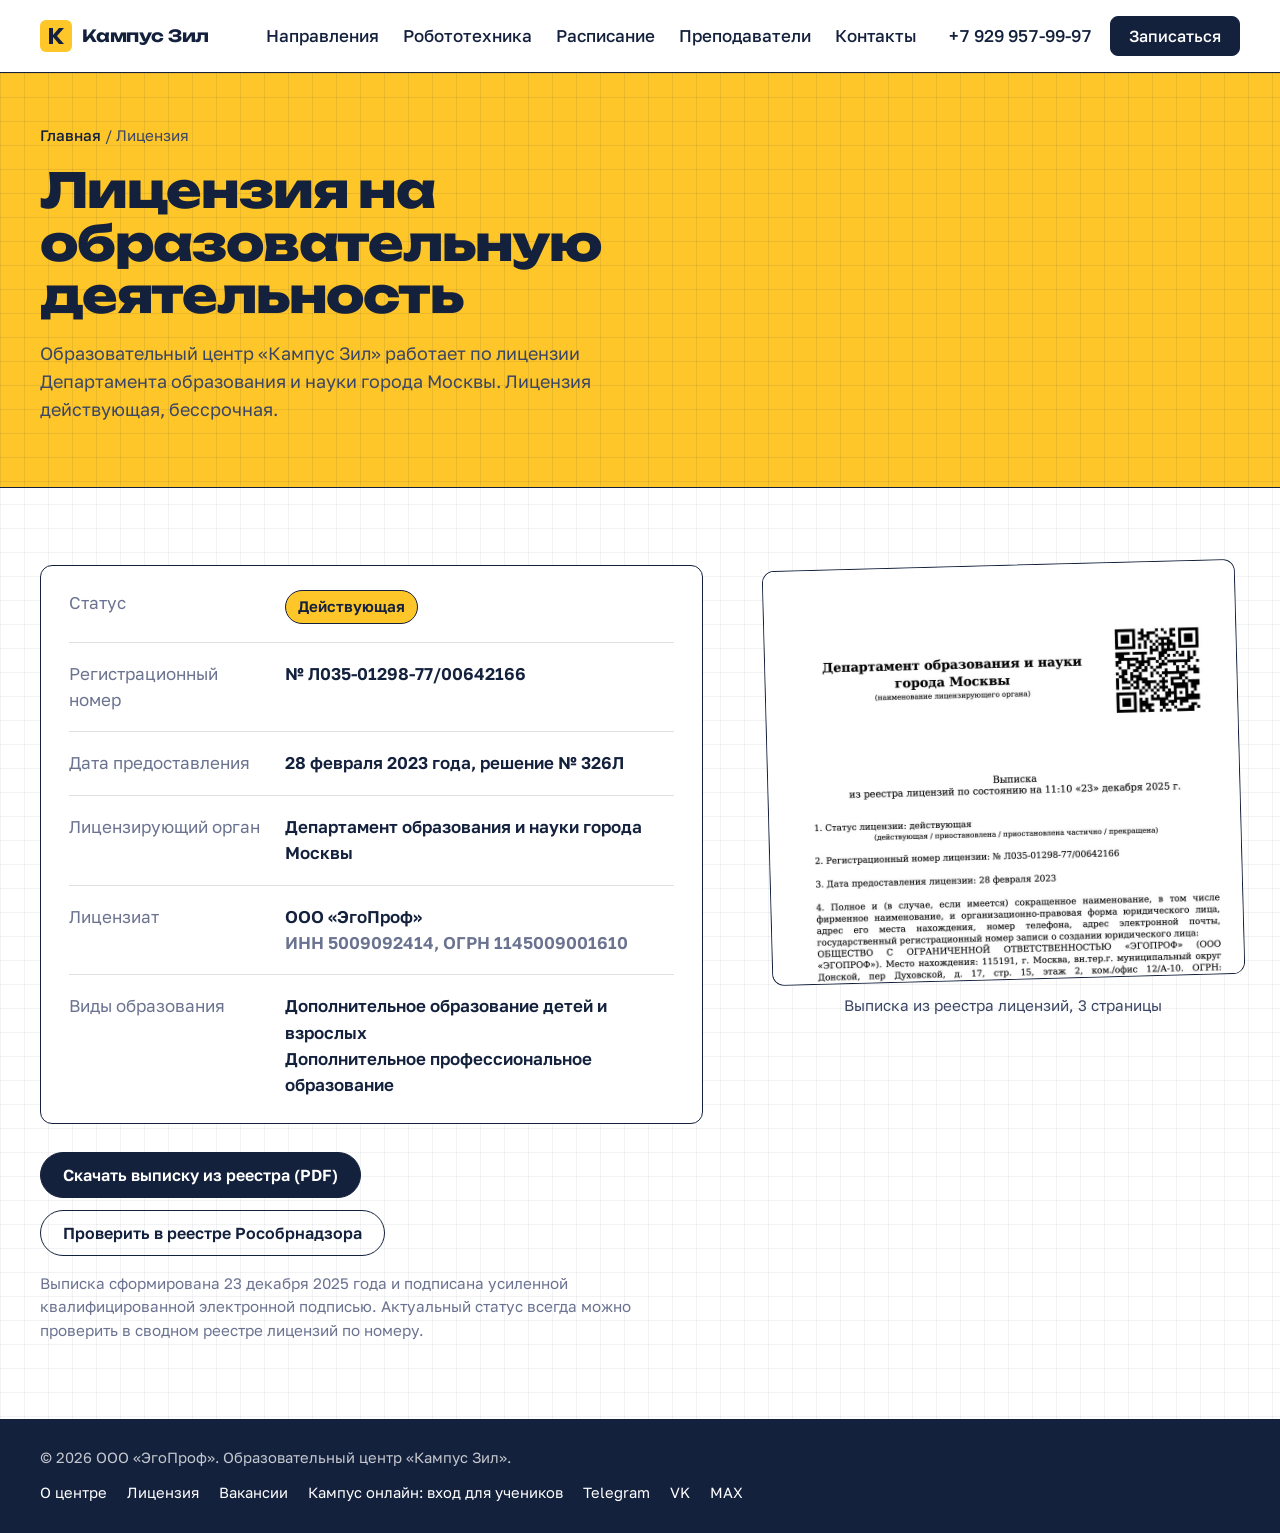
<file: licence.html>
<!doctype html>
<html lang="ru">
<head>
<meta charset="utf-8">
<meta name="viewport" content="width=device-width, initial-scale=1">
<title>Лицензия — Кампус Зил</title>
<meta name="description" content="Лицензия на образовательную деятельность ООО «ЭгоПроф» (образовательный центр «Кампус Зил»): номер, дата, лицензирующий орган, выписка из реестра.">
<link rel="icon" href="assets/favicon.svg" type="image/svg+xml">
<link rel="preconnect" href="https://fonts.googleapis.com">
<link rel="preconnect" href="https://fonts.gstatic.com" crossorigin>
<link href="https://fonts.googleapis.com/css2?family=Unbounded:wght@500;700;800&family=Golos+Text:wght@400;500;600&display=swap" rel="stylesheet">
<link rel="stylesheet" href="css/style.css">
</head>
<body class="subpage">

<a class="skip" href="#content">К содержимому</a>

<header class="site-header" id="top">
  <div class="container header-row">
    <a class="brand" href="index.html" aria-label="Кампус Зил, на главную">
      <span class="brand-mark" aria-hidden="true"><svg viewBox="0 0 32 32" width="32" height="32"><rect width="32" height="32" rx="6" fill="#FFC629"/><path d="M9 8h4v7l6-7h5l-7 8 7 8h-5l-6-7v7H9z" fill="#14213D"/></svg></span>
      <span class="brand-name">Кампус Зил</span>
    </a>
    <nav class="nav" id="nav" aria-label="Разделы сайта">
      <a href="index.html#courses">Направления</a>
      <a href="index.html#robotics">Робототехника</a>
      <a href="index.html#schedule">Расписание</a>
      <a href="index.html#teachers">Преподаватели</a>
      <a href="index.html#contacts">Контакты</a>
      <a class="nav-phone" href="tel:+79299579997">+7 929 957‑99‑97</a>
      <a class="btn btn-primary nav-cta" href="https://yandex.ru/business/widget/request/company/144063589817" target="_blank" rel="noopener">Записаться</a>
    </nav>
    <a class="header-phone" href="tel:+79299579997" aria-label="Позвонить +7 929 957-99-97">
      <svg width="20" height="20" viewBox="0 0 24 24" fill="none" stroke="currentColor" stroke-width="2" stroke-linecap="round" stroke-linejoin="round" aria-hidden="true"><path d="M22 16.9v3a2 2 0 0 1-2.2 2 19.8 19.8 0 0 1-8.6-3.1 19.5 19.5 0 0 1-6-6A19.8 19.8 0 0 1 2.1 4.2 2 2 0 0 1 4.1 2h3a2 2 0 0 1 2 1.7c.1 1 .4 1.9.7 2.8a2 2 0 0 1-.5 2.1L8 9.9a16 16 0 0 0 6 6l1.3-1.3a2 2 0 0 1 2.1-.4c.9.3 1.8.6 2.8.7a2 2 0 0 1 1.8 2z"/></svg>
    </a>
    <button class="burger" id="burger" aria-expanded="false" aria-controls="nav" aria-label="Открыть меню">
      <span></span><span></span><span></span>
    </button>
  </div>
</header>

<main id="content">
<section class="page-hero">
  <div class="container">
    <p class="crumbs"><a href="index.html">Главная</a> / Лицензия</p>
    <h1>Лицензия на образовательную деятельность</h1>
    <p class="page-lead">Образовательный центр «Кампус Зил» работает по лицензии Департамента образования и науки города Москвы. Лицензия действующая, бессрочная.</p>
  </div>
</section>

<section class="section page-body">
  <div class="container page-grid">
    <div>
      <dl class="fact-list">
        <div><dt>Статус</dt><dd><span class="pill pill-ok">Действующая</span></dd></div>
        <div><dt>Регистрационный номер</dt><dd>№ Л035‑01298‑77/00642166</dd></div>
        <div><dt>Дата предоставления</dt><dd>28 февраля 2023 года, решение № 326Л</dd></div>
        <div><dt>Лицензирующий орган</dt><dd>Департамент образования и науки города Москвы</dd></div>
        <div><dt>Лицензиат</dt><dd>ООО «ЭгоПроф»<br><span class="muted">ИНН 5009092414, ОГРН 1145009001610</span></dd></div>
        <div><dt>Виды образования</dt><dd>Дополнительное образование детей и взрослых<br>Дополнительное профессиональное образование</dd></div>
      </dl>

      <div class="page-actions">
        <a class="btn btn-primary" href="assets/docs/licence-extract.pdf" download>Скачать выписку из реестра (PDF)</a>
        <a class="btn btn-ghost" href="https://islod.obrnadzor.gov.ru/rlic/" target="_blank" rel="noopener">Проверить в реестре Рособрнадзора</a>
      </div>
      <p class="muted page-note">Выписка сформирована 23 декабря 2025 года и подписана усиленной квалифицированной электронной подписью. Актуальный статус всегда можно проверить в сводном реестре лицензий по номеру.</p>
    </div>

    <a class="doc-preview" href="assets/docs/licence-extract.pdf" target="_blank" rel="noopener" aria-label="Открыть выписку из реестра лицензий в PDF">
      <img src="assets/img/licence-preview.jpg" alt="Первая страница выписки из реестра лицензий" width="1000" height="877" loading="lazy">
      <span>Выписка из реестра лицензий, 3 страницы</span>
    </a>
  </div>
</section>
</main>

<footer class="site-footer">
  <div class="container footer-row">
    <p>© <span data-year></span> ООО «ЭгоПроф». Образовательный центр «Кампус Зил».</p>
    <nav aria-label="Дополнительно">
      <a href="about.html">О центре</a>
      <a href="licence.html">Лицензия</a>
      <a href="vacancies.html">Вакансии</a>
      <a href="https://school.egoprof.com/?redirect=0" target="_blank" rel="noopener">Кампус онлайн: вход для учеников</a>
      <a href="https://t.me/campuszil" target="_blank" rel="noopener">Telegram</a>
      <a href="https://vk.com/campuszil" target="_blank" rel="noopener">VK</a>
      <a href="https://max.ru/u/f9LHodD0cOI58ydDmCj5pI-ljFYqhotPa6n236E9zcF99GbGORTSK93aBik" target="_blank" rel="noopener">MAX</a>
    </nav>
  </div>
</footer>

<div class="mobile-bar">
  <a class="btn btn-ghost" href="tel:+79299579997">Позвонить</a>
  <a class="btn btn-primary" href="https://yandex.ru/business/widget/request/company/144063589817" target="_blank" rel="noopener">Записаться</a>
</div>

<script src="js/page.js" defer></script>
</body>
</html>
</file>
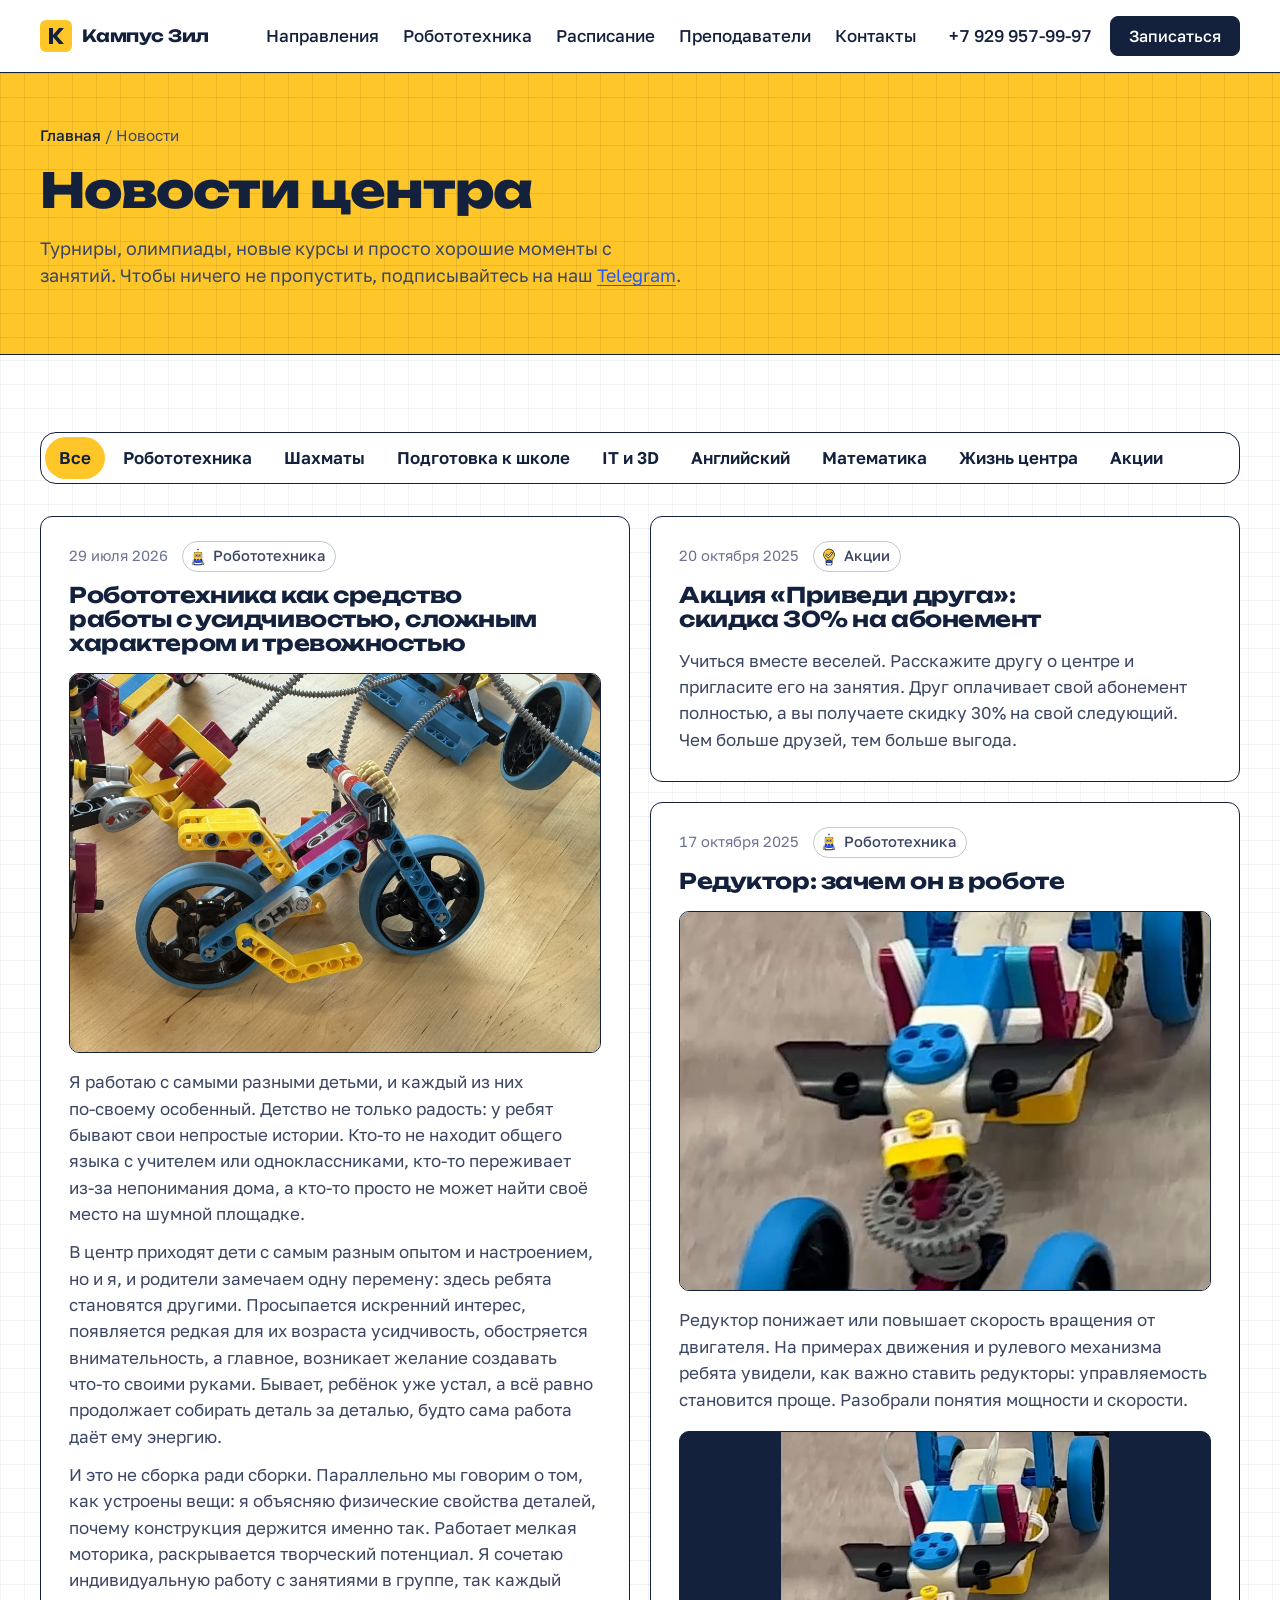
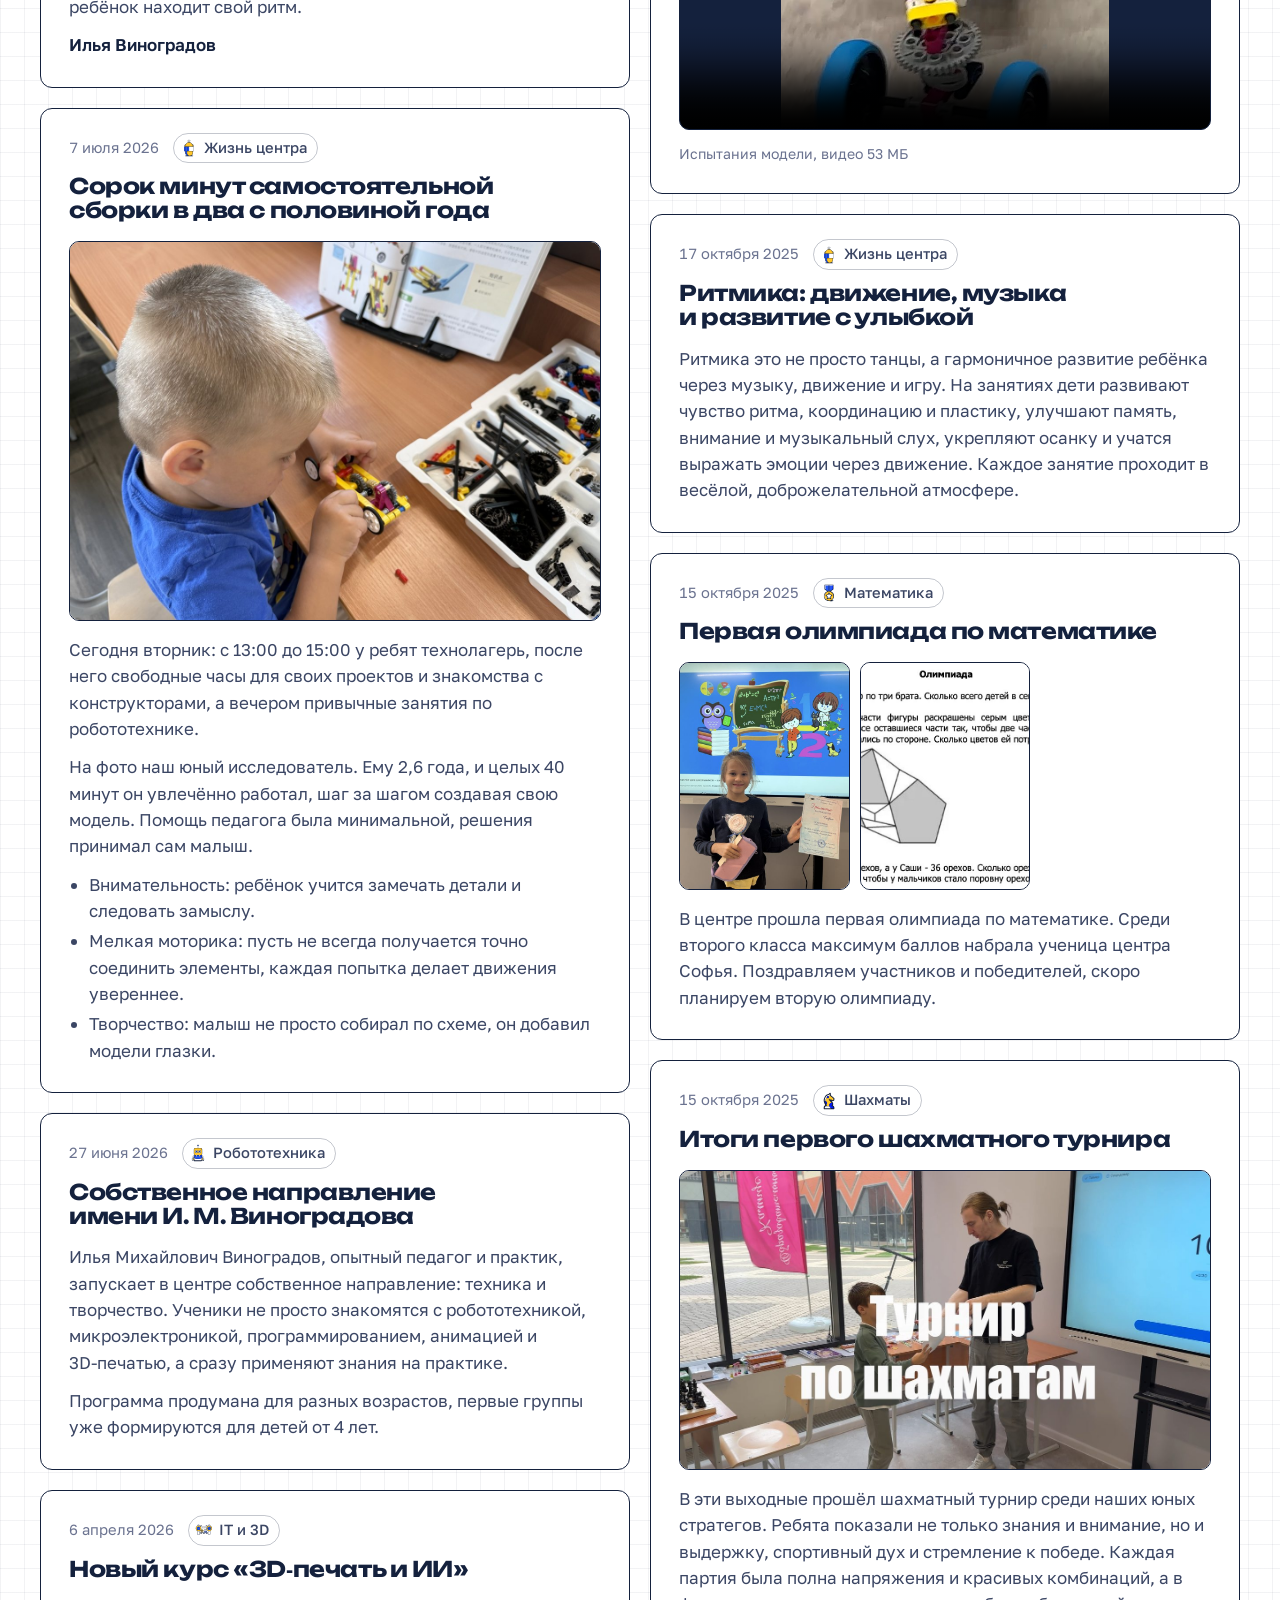
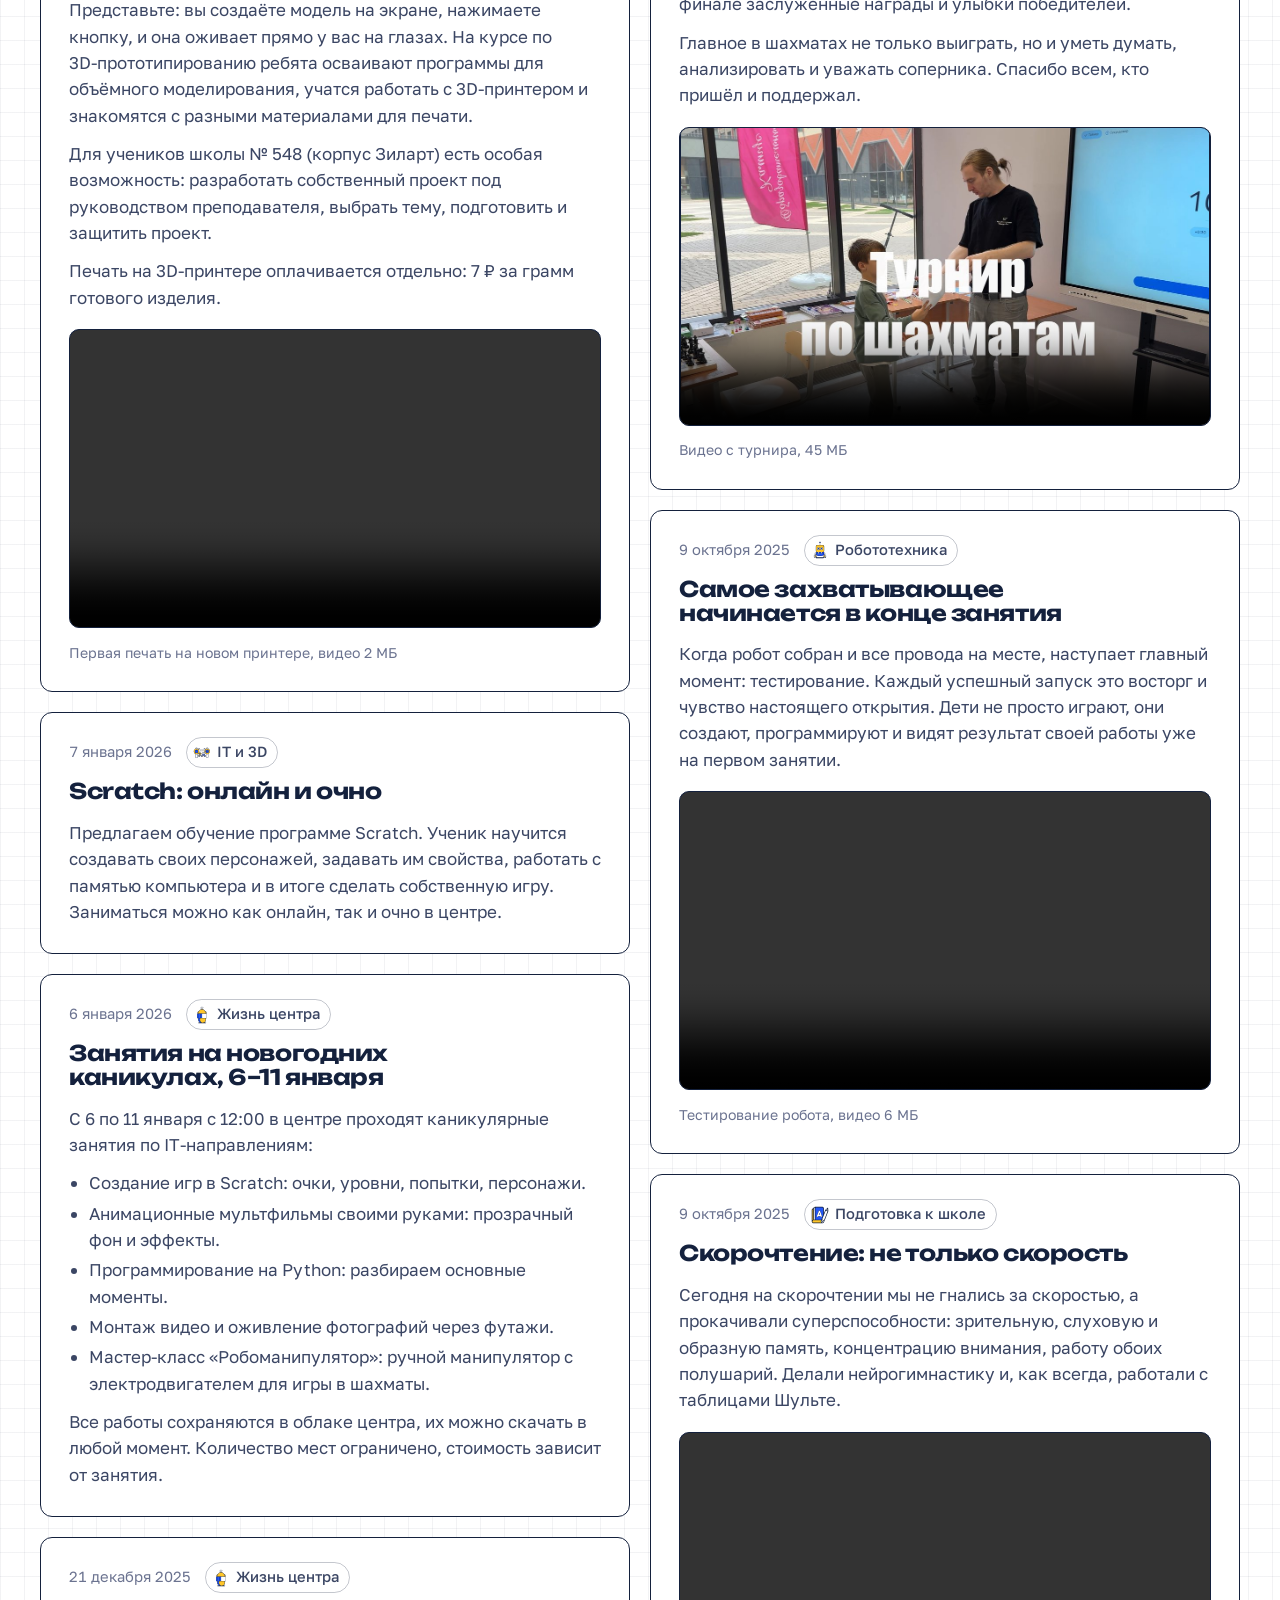
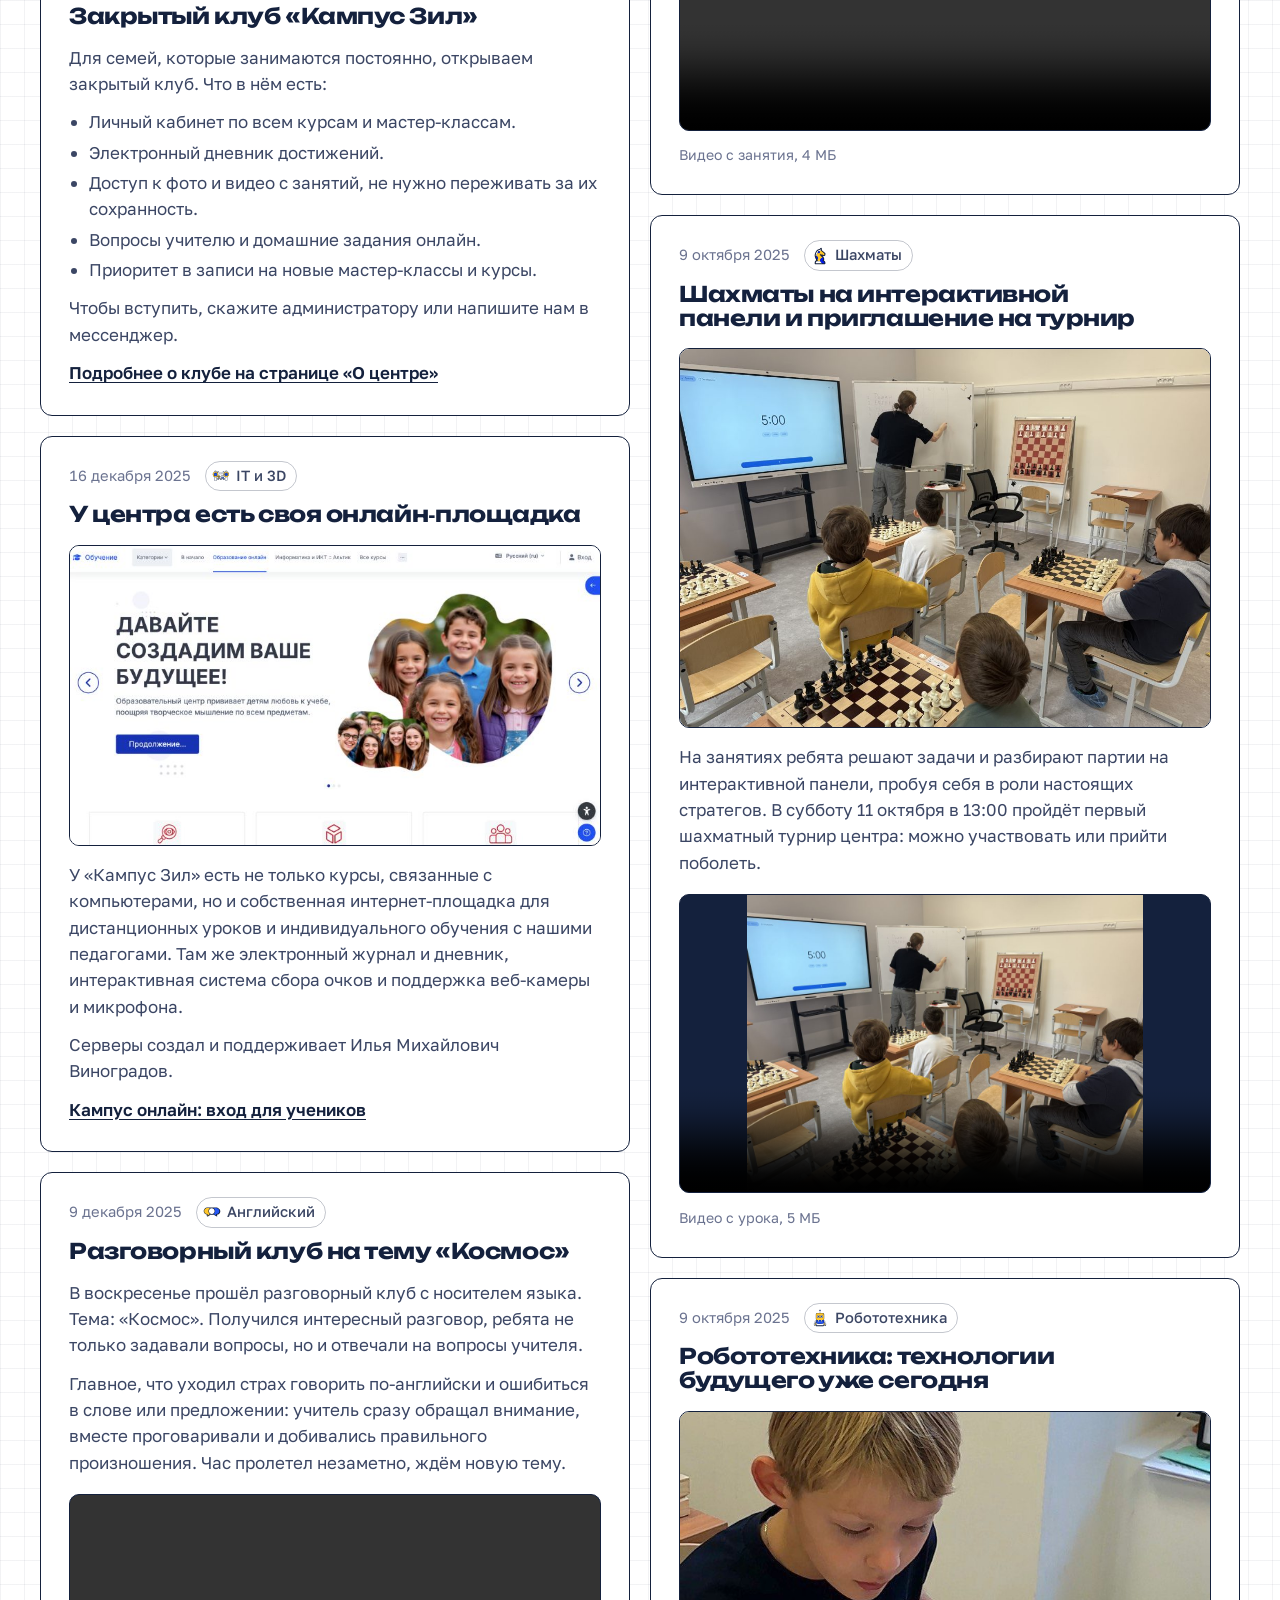
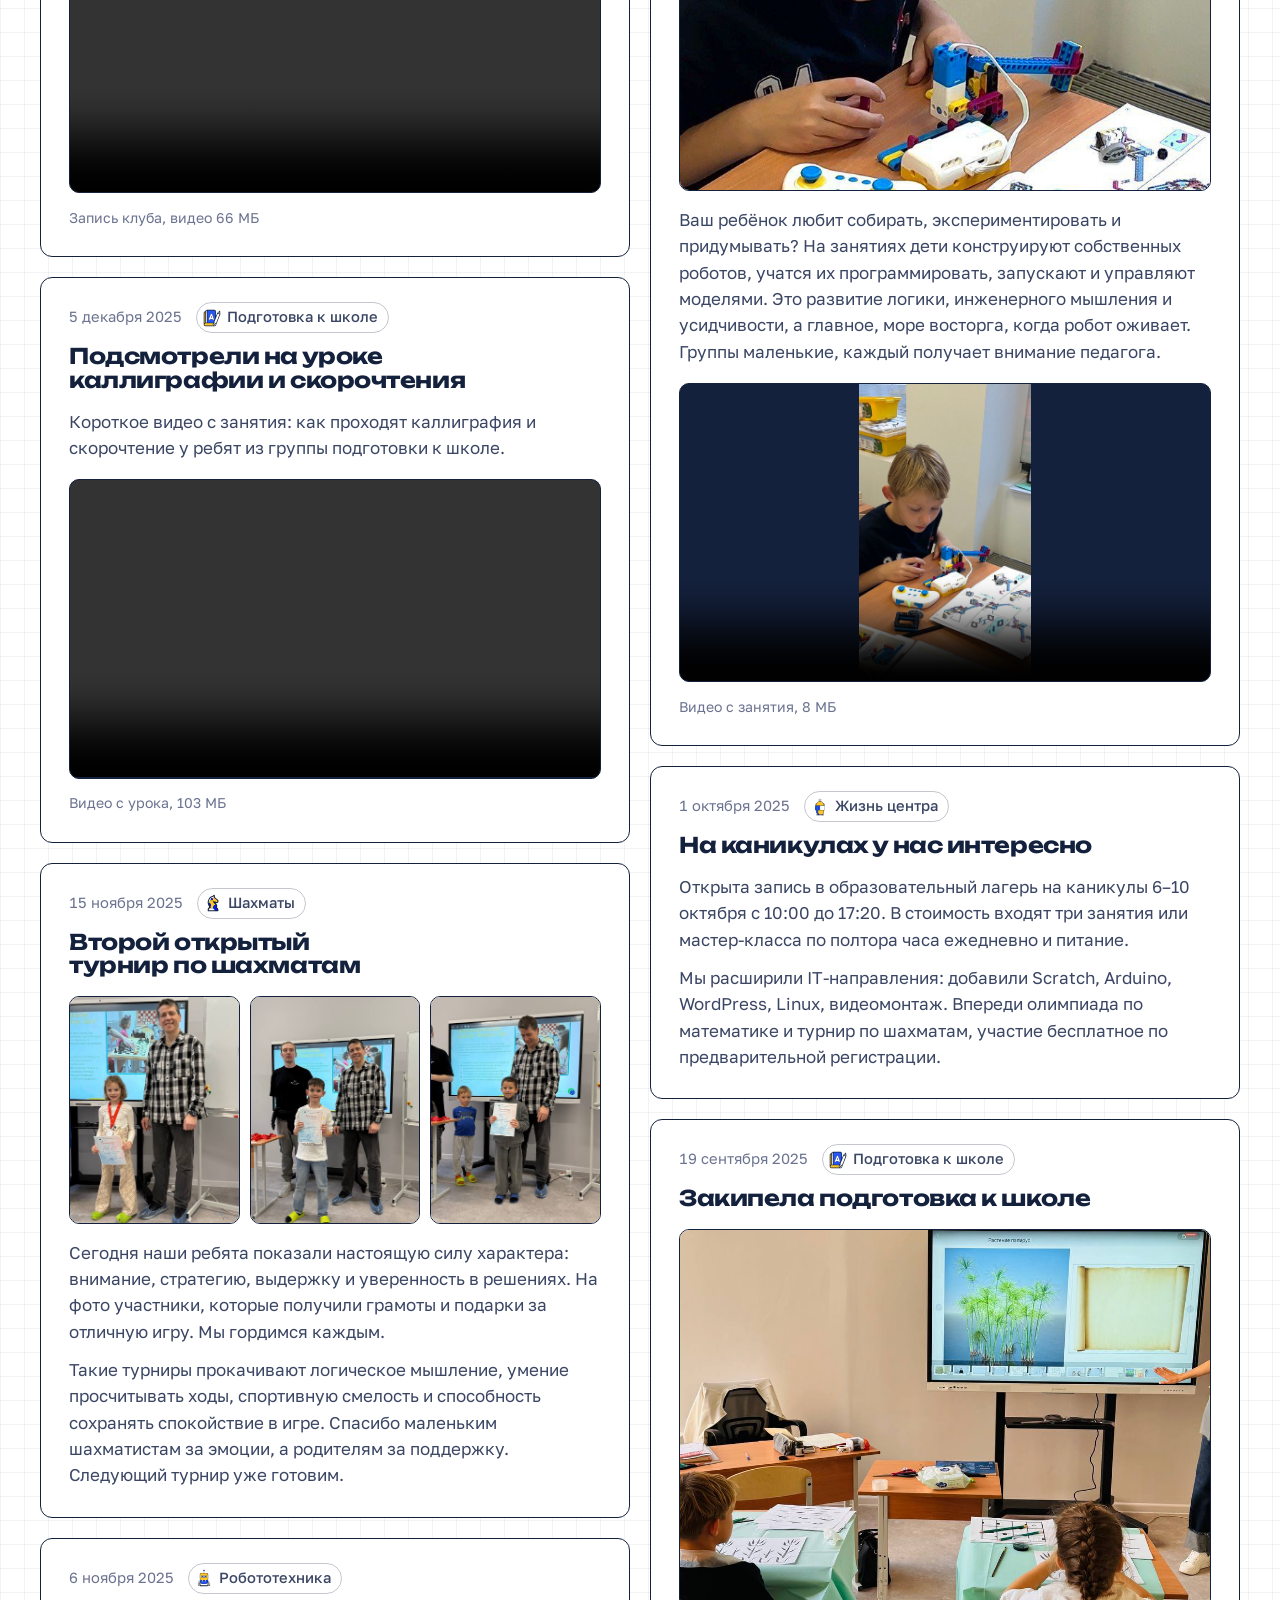
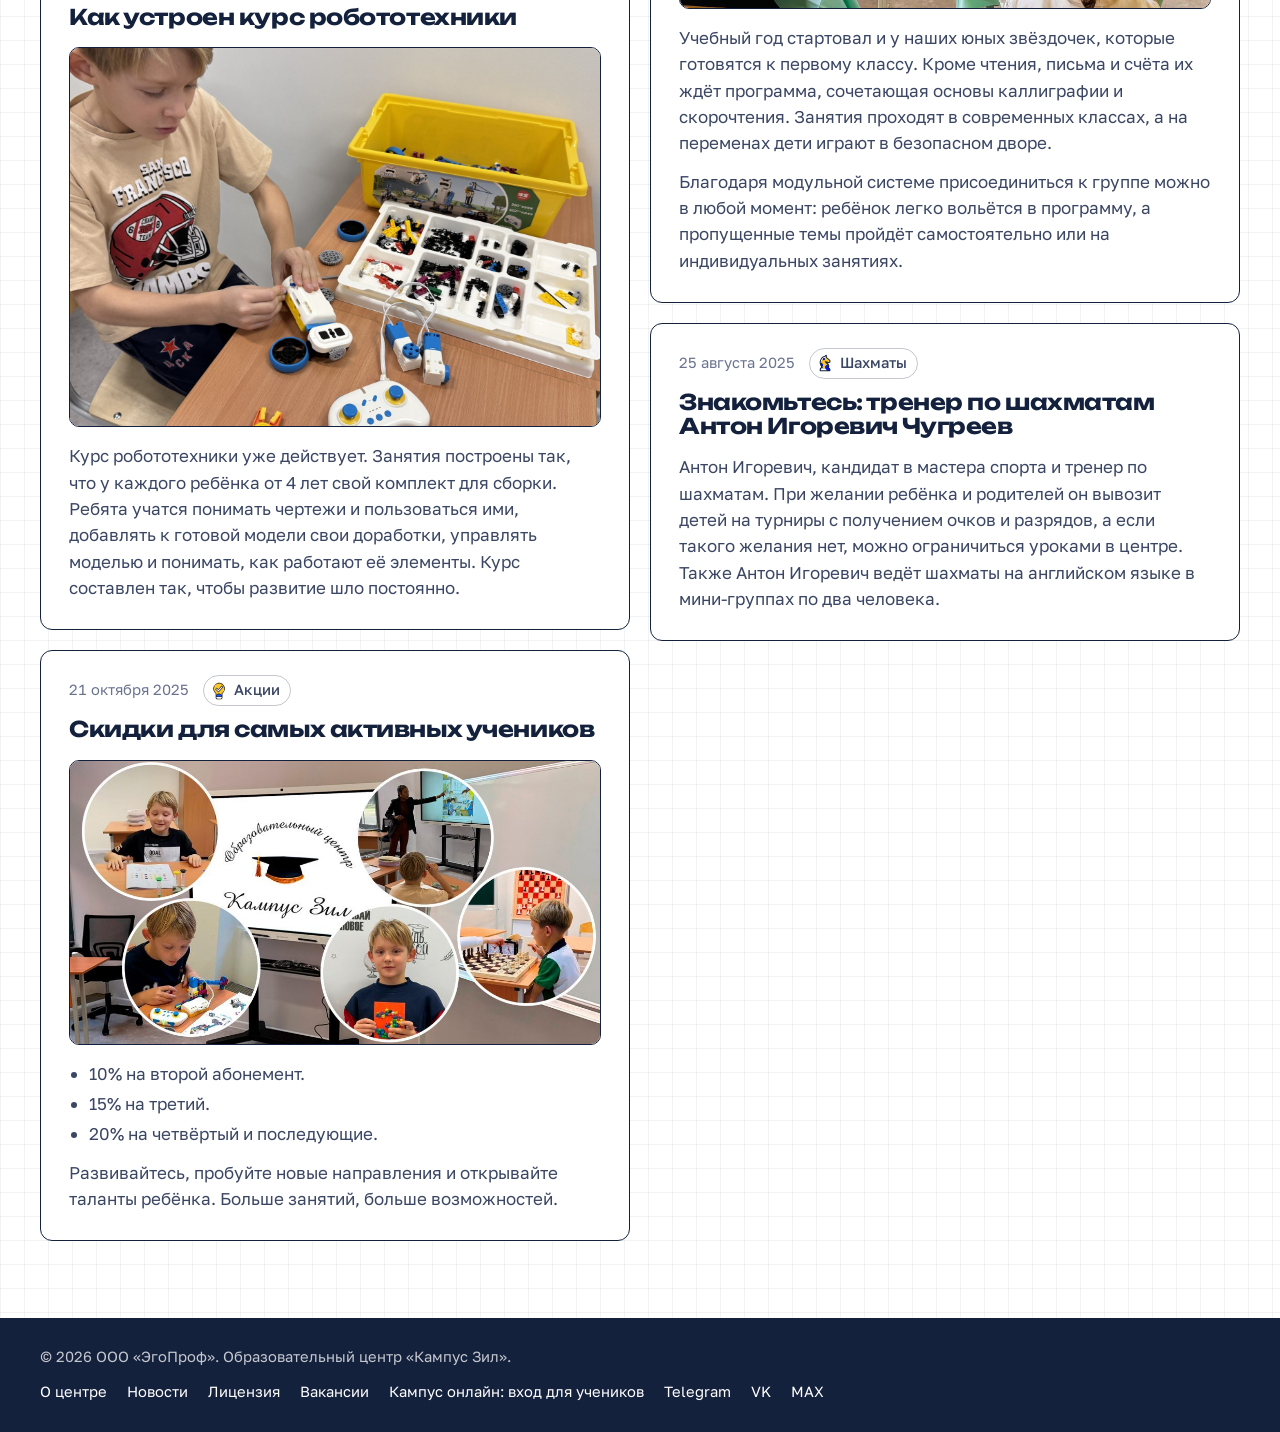
<file: news.html>
<!doctype html>
<html lang="ru">
<head>
<meta charset="utf-8">
<meta name="viewport" content="width=device-width, initial-scale=1">
<title>Новости — Кампус Зил</title>
<meta name="description" content="Новости образовательного центра «Кампус Зил»: турниры по шахматам, олимпиады, новые курсы, каникулярные занятия и жизнь центра.">
<link rel="icon" href="assets/favicon.svg" type="image/svg+xml">
<link rel="preconnect" href="https://fonts.googleapis.com">
<link rel="preconnect" href="https://fonts.gstatic.com" crossorigin>
<link href="https://fonts.googleapis.com/css2?family=Unbounded:wght@500;700;800&family=Golos+Text:wght@400;500;600&display=swap" rel="stylesheet">
<link rel="stylesheet" href="css/style.css">
</head>
<body class="subpage">

<a class="skip" href="#content">К содержимому</a>

<header class="site-header" id="top">
  <div class="container header-row">
    <a class="brand" href="index.html" aria-label="Кампус Зил, на главную">
      <span class="brand-mark" aria-hidden="true"><svg viewBox="0 0 32 32" width="32" height="32"><rect width="32" height="32" rx="6" fill="#FFC629"/><path d="M9 8h4v7l6-7h5l-7 8 7 8h-5l-6-7v7H9z" fill="#14213D"/></svg></span>
      <span class="brand-name">Кампус Зил</span>
    </a>
    <nav class="nav" id="nav" aria-label="Разделы сайта">
      <a href="index.html#courses">Направления</a>
      <a href="index.html#robotics">Робототехника</a>
      <a href="index.html#schedule">Расписание</a>
      <a href="index.html#teachers">Преподаватели</a>
      <a href="index.html#contacts">Контакты</a>
      <a class="nav-phone" href="tel:+79299579997">+7 929 957‑99‑97</a>
      <a class="btn btn-primary nav-cta" href="https://yandex.ru/business/widget/request/company/144063589817" target="_blank" rel="noopener">Записаться</a>
    </nav>
    <a class="header-phone" href="tel:+79299579997" aria-label="Позвонить +7 929 957-99-97">
      <svg width="20" height="20" viewBox="0 0 24 24" fill="none" stroke="currentColor" stroke-width="2" stroke-linecap="round" stroke-linejoin="round" aria-hidden="true"><path d="M22 16.9v3a2 2 0 0 1-2.2 2 19.8 19.8 0 0 1-8.6-3.1 19.5 19.5 0 0 1-6-6A19.8 19.8 0 0 1 2.1 4.2 2 2 0 0 1 4.1 2h3a2 2 0 0 1 2 1.7c.1 1 .4 1.9.7 2.8a2 2 0 0 1-.5 2.1L8 9.9a16 16 0 0 0 6 6l1.3-1.3a2 2 0 0 1 2.1-.4c.9.3 1.8.6 2.8.7a2 2 0 0 1 1.8 2z"/></svg>
    </a>
    <button class="burger" id="burger" aria-expanded="false" aria-controls="nav" aria-label="Открыть меню">
      <span></span><span></span><span></span>
    </button>
  </div>
</header>

<main id="content">
<section class="page-hero">
  <div class="container">
    <p class="crumbs"><a href="index.html">Главная</a> / Новости</p>
    <h1>Новости центра</h1>
    <p class="page-lead">Турниры, олимпиады, новые курсы и просто хорошие моменты с занятий. Чтобы ничего не пропустить, подписывайтесь на наш <a href="https://t.me/campuszil" target="_blank" rel="noopener">Telegram</a>.</p>
  </div>
</section>

<section class="section page-body news">
  <div class="container">
    <div class="news-filter" role="tablist" aria-label="Тема" data-news-filter></div>
    <div class="news-feed" data-news-feed></div>
    <p class="news-empty" data-news-empty hidden>По этой теме записей пока нет.</p>
  </div>
</section>
</main>

<footer class="site-footer">
  <div class="container footer-row">
    <p>© <span data-year></span> ООО «ЭгоПроф». Образовательный центр «Кампус Зил».</p>
    <nav aria-label="Дополнительно">
      <a href="about.html">О центре</a>
      <a href="news.html">Новости</a>
      <a href="licence.html">Лицензия</a>
      <a href="vacancies.html">Вакансии</a>
      <a href="https://school.egoprof.com/?redirect=0" target="_blank" rel="noopener">Кампус онлайн: вход для учеников</a>
      <a href="https://t.me/campuszil" target="_blank" rel="noopener">Telegram</a>
      <a href="https://vk.com/campuszil" target="_blank" rel="noopener">VK</a>
      <a href="https://max.ru/u/f9LHodD0cOI58ydDmCj5pI-ljFYqhotPa6n236E9zcF99GbGORTSK93aBik" target="_blank" rel="noopener">MAX</a>
    </nav>
  </div>
</footer>

<div class="mobile-bar">
  <a class="btn btn-ghost" href="tel:+79299579997">Позвонить</a>
  <a class="btn btn-primary" href="https://yandex.ru/business/widget/request/company/144063589817" target="_blank" rel="noopener">Записаться</a>
</div>

<script src="js/news-data.js"></script>
<script src="js/page.js" defer></script>
<script src="js/news.js" defer></script>
</body>
</html>
</file>
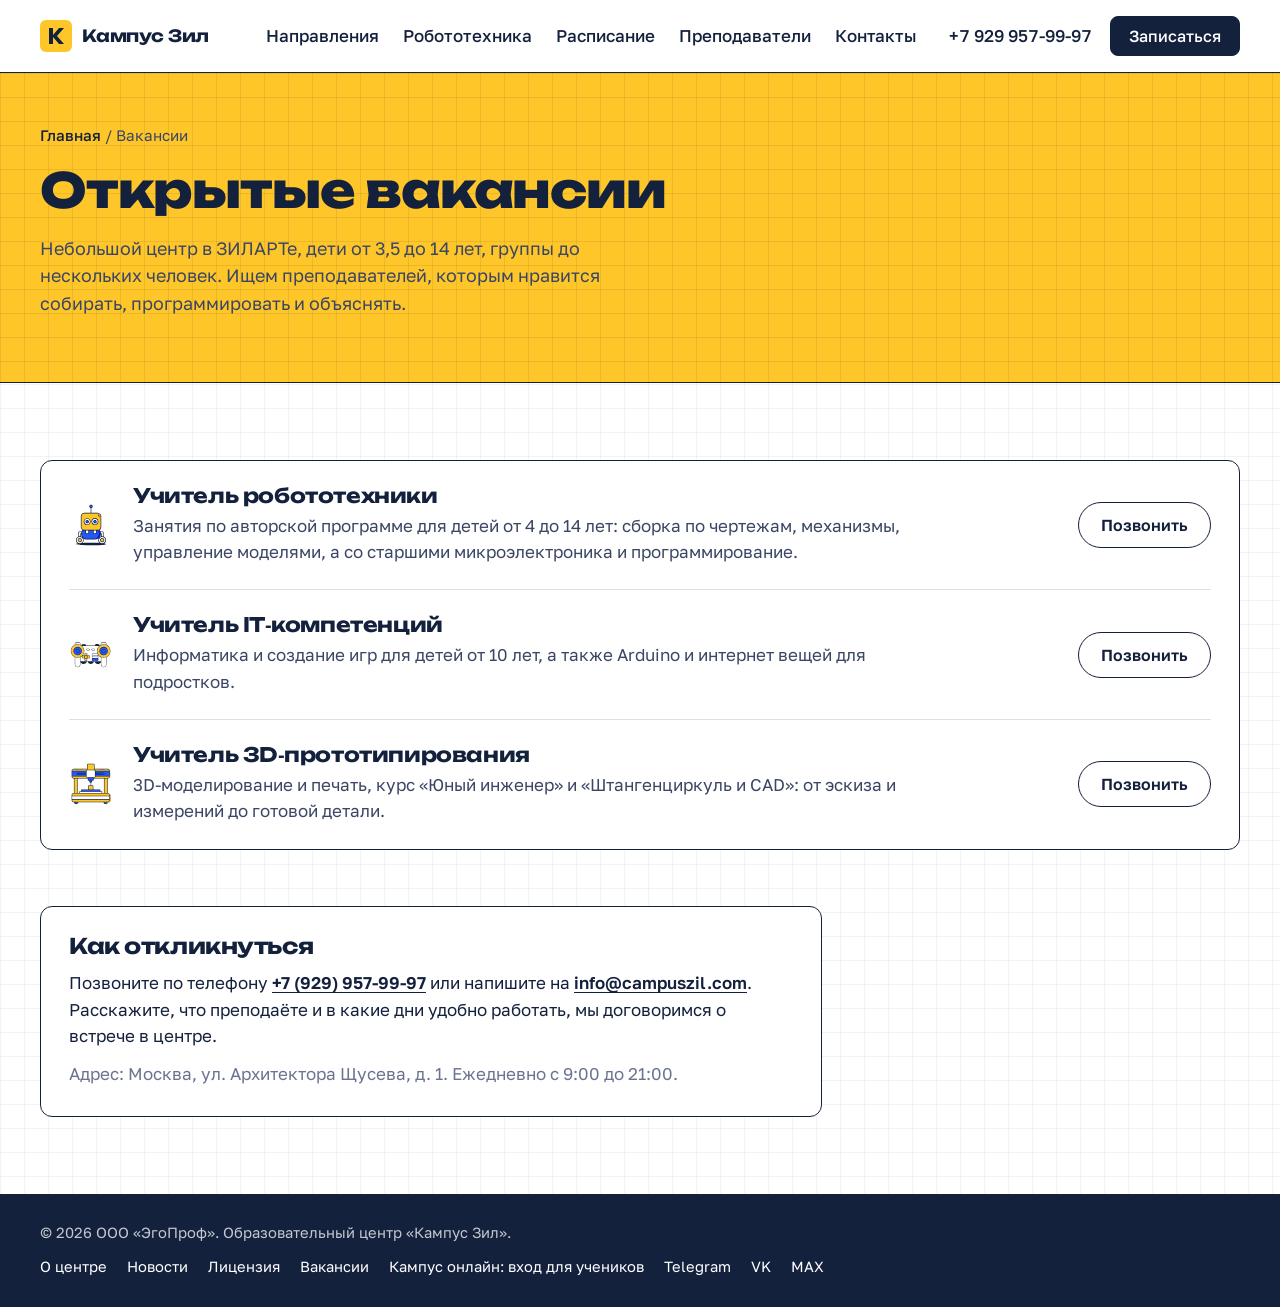
<file: vacancies.html>
<!doctype html>
<html lang="ru">
<head>
<meta charset="utf-8">
<meta name="viewport" content="width=device-width, initial-scale=1">
<title>Вакансии — Кампус Зил</title>
<meta name="description" content="Открытые вакансии образовательного центра «Кампус Зил» в ЗИЛАРТе: учитель робототехники, учитель IT, учитель 3D‑прототипирования.">
<link rel="icon" href="assets/favicon.svg" type="image/svg+xml">
<link rel="preconnect" href="https://fonts.googleapis.com">
<link rel="preconnect" href="https://fonts.gstatic.com" crossorigin>
<link href="https://fonts.googleapis.com/css2?family=Unbounded:wght@500;700;800&family=Golos+Text:wght@400;500;600&display=swap" rel="stylesheet">
<link rel="stylesheet" href="css/style.css">
</head>
<body class="subpage">

<a class="skip" href="#content">К содержимому</a>

<header class="site-header" id="top">
  <div class="container header-row">
    <a class="brand" href="index.html" aria-label="Кампус Зил, на главную">
      <span class="brand-mark" aria-hidden="true"><svg viewBox="0 0 32 32" width="32" height="32"><rect width="32" height="32" rx="6" fill="#FFC629"/><path d="M9 8h4v7l6-7h5l-7 8 7 8h-5l-6-7v7H9z" fill="#14213D"/></svg></span>
      <span class="brand-name">Кампус Зил</span>
    </a>
    <nav class="nav" id="nav" aria-label="Разделы сайта">
      <a href="index.html#courses">Направления</a>
      <a href="index.html#robotics">Робототехника</a>
      <a href="index.html#schedule">Расписание</a>
      <a href="index.html#teachers">Преподаватели</a>
      <a href="index.html#contacts">Контакты</a>
      <a class="nav-phone" href="tel:+79299579997">+7 929 957‑99‑97</a>
      <a class="btn btn-primary nav-cta" href="https://yandex.ru/business/widget/request/company/144063589817" target="_blank" rel="noopener">Записаться</a>
    </nav>
    <a class="header-phone" href="tel:+79299579997" aria-label="Позвонить +7 929 957-99-97">
      <svg width="20" height="20" viewBox="0 0 24 24" fill="none" stroke="currentColor" stroke-width="2" stroke-linecap="round" stroke-linejoin="round" aria-hidden="true"><path d="M22 16.9v3a2 2 0 0 1-2.2 2 19.8 19.8 0 0 1-8.6-3.1 19.5 19.5 0 0 1-6-6A19.8 19.8 0 0 1 2.1 4.2 2 2 0 0 1 4.1 2h3a2 2 0 0 1 2 1.7c.1 1 .4 1.9.7 2.8a2 2 0 0 1-.5 2.1L8 9.9a16 16 0 0 0 6 6l1.3-1.3a2 2 0 0 1 2.1-.4c.9.3 1.8.6 2.8.7a2 2 0 0 1 1.8 2z"/></svg>
    </a>
    <button class="burger" id="burger" aria-expanded="false" aria-controls="nav" aria-label="Открыть меню">
      <span></span><span></span><span></span>
    </button>
  </div>
</header>

<main id="content">
<section class="page-hero">
  <div class="container">
    <p class="crumbs"><a href="index.html">Главная</a> / Вакансии</p>
    <h1>Открытые вакансии</h1>
    <p class="page-lead">Небольшой центр в ЗИЛАРТе, дети от 3,5 до 14 лет, группы до нескольких человек. Ищем преподавателей, которым нравится собирать, программировать и объяснять.</p>
  </div>
</section>

<section class="section page-body">
  <div class="container">
    <ul class="vacancy-list">
      <li class="vacancy">
        <img class="vacancy-icon" src="assets/icons/robotics.svg" alt="" width="44" height="44">
        <div>
          <h2>Учитель робототехники</h2>
          <p>Занятия по авторской программе для детей от 4 до 14 лет: сборка по чертежам, механизмы, управление моделями, а со старшими микроэлектроника и программирование.</p>
        </div>
        <a class="btn btn-ghost" href="tel:+79299579997">Позвонить</a>
      </li>
      <li class="vacancy">
        <img class="vacancy-icon" src="assets/icons/games-dev.svg" alt="" width="44" height="44">
        <div>
          <h2>Учитель IT‑компетенций</h2>
          <p>Информатика и создание игр для детей от 10 лет, а также Arduino и интернет вещей для подростков.</p>
        </div>
        <a class="btn btn-ghost" href="tel:+79299579997">Позвонить</a>
      </li>
      <li class="vacancy">
        <img class="vacancy-icon" src="assets/icons/3d.svg" alt="" width="44" height="44">
        <div>
          <h2>Учитель 3D‑прототипирования</h2>
          <p>3D‑моделирование и печать, курс «Юный инженер» и «Штангенциркуль и CAD»: от эскиза и измерений до готовой детали.</p>
        </div>
        <a class="btn btn-ghost" href="tel:+79299579997">Позвонить</a>
      </li>
    </ul>

    <div class="vacancy-cta">
      <h2>Как откликнуться</h2>
      <p>Позвоните по телефону <a href="tel:+79299579997">+7 (929) 957‑99‑97</a> или напишите на <a href="mailto:info@campuszil.com">info@campuszil.com</a>. Расскажите, что преподаёте и в какие дни удобно работать, мы договоримся о встрече в центре.</p>
      <p class="muted">Адрес: Москва, ул. Архитектора Щусева, д. 1. Ежедневно с 9:00 до 21:00.</p>
    </div>
  </div>
</section>
</main>

<footer class="site-footer">
  <div class="container footer-row">
    <p>© <span data-year></span> ООО «ЭгоПроф». Образовательный центр «Кампус Зил».</p>
    <nav aria-label="Дополнительно">
      <a href="about.html">О центре</a>
      <a href="news.html">Новости</a>
      <a href="licence.html">Лицензия</a>
      <a href="vacancies.html">Вакансии</a>
      <a href="https://school.egoprof.com/?redirect=0" target="_blank" rel="noopener">Кампус онлайн: вход для учеников</a>
      <a href="https://t.me/campuszil" target="_blank" rel="noopener">Telegram</a>
      <a href="https://vk.com/campuszil" target="_blank" rel="noopener">VK</a>
      <a href="https://max.ru/u/f9LHodD0cOI58ydDmCj5pI-ljFYqhotPa6n236E9zcF99GbGORTSK93aBik" target="_blank" rel="noopener">MAX</a>
    </nav>
  </div>
</footer>

<div class="mobile-bar">
  <a class="btn btn-ghost" href="tel:+79299579997">Позвонить</a>
  <a class="btn btn-primary" href="https://yandex.ru/business/widget/request/company/144063589817" target="_blank" rel="noopener">Записаться</a>
</div>

<script src="js/page.js" defer></script>
</body>
</html>
</file>
<file: css/style.css>
/* ==========================================================================
   Кампус Зил — «Инженерная тетрадь»
   ========================================================================== */

:root {
  --paper: #ffffff;
  --paper-2: #f6f7fb;
  --grid: rgba(20, 33, 61, 0.055);
  --ink: #14213d;
  --ink-2: #3b4664;
  --ink-3: #6b7390;
  --zil: #ffc629;
  --zil-deep: #e5ab00;
  --zil-grid: rgba(20, 33, 61, 0.085);
  --blue: #2457f5;
  --blue-soft: #e4ebff;
  --red: #e5484d;
  --line: 1.5px;

  --font-display: "Unbounded", "Arial Black", sans-serif;
  --font-text: "Golos Text", "Helvetica Neue", Arial, sans-serif;

  --cell: 24px;
  --container: 1200px;
  --gutter: clamp(20px, 4vw, 40px);
  --radius: 12px;
  --radius-sm: 4px;

  --t-fast: 160ms;
  --t-med: 320ms;
  --ease-out: cubic-bezier(0.16, 1, 0.3, 1);
}

*, *::before, *::after { box-sizing: border-box; }

html { scroll-behavior: smooth; -webkit-text-size-adjust: 100%; overflow-x: clip; }

body {
  margin: 0;
  font-family: var(--font-text);
  font-size: 17px;
  line-height: 1.55;
  color: var(--ink);
  background-color: var(--paper);
  background-image:
    linear-gradient(var(--grid) 1px, transparent 1px),
    linear-gradient(90deg, var(--grid) 1px, transparent 1px);
  background-size: var(--cell) var(--cell);
  background-position: 0 0;
  overflow-x: clip;
}

img { max-width: 100%; height: auto; display: block; }
a { color: var(--blue); text-underline-offset: 0.15em; }
a:hover { color: var(--ink); }
h1, h2, h3 { font-family: var(--font-display); font-weight: 700; line-height: 1.1; margin: 0; text-wrap: balance; letter-spacing: -0.01em; }
h1 { font-size: clamp(2rem, 1rem + 3.4vw, 3.6rem); font-weight: 800; letter-spacing: -0.025em; }
h2 { font-size: clamp(1.6rem, 1rem + 2.4vw, 2.6rem); letter-spacing: -0.02em; }
h3 { font-size: 1.15rem; font-weight: 700; }
p { margin: 0; }
strong { font-weight: 600; }

:focus-visible { outline: 3px solid var(--blue); outline-offset: 3px; border-radius: 4px; }

.container { width: min(var(--container), 100% - var(--gutter) * 2); margin-inline: auto; }

.skip {
  position: absolute; left: 12px; top: -60px; z-index: 100;
  background: var(--ink); color: #fff; padding: 10px 14px; border-radius: 8px;
}
.skip:focus { top: 12px; }

.muted { color: var(--ink-3); }

/* ---------- Buttons ---------- */
.btn {
  display: inline-flex; align-items: center; justify-content: center; gap: 8px;
  font-family: var(--font-text); font-weight: 600; font-size: 1rem; line-height: 1;
  padding: 14px 22px; border-radius: 999px; text-decoration: none;
  border: var(--line) solid var(--ink); cursor: pointer; white-space: nowrap;
  transition: transform var(--t-fast) var(--ease-out), background-color var(--t-fast), color var(--t-fast);
}
.btn:active { transform: translateY(1px); }
.btn-lg { padding: 18px 28px; font-size: 1.05rem; }
.btn-primary { background: var(--ink); color: #fff; }
.btn-primary:hover { background: #0d1730; color: #fff; }
.btn-yellow { background: var(--zil); color: var(--ink); border-color: var(--ink); }
.btn-yellow:hover { background: #ffd35b; color: var(--ink); }
.btn-ink { background: var(--ink); color: #fff; }
.btn-ink:hover { background: #0d1730; color: #fff; }
.btn-ghost { background: transparent; color: var(--ink); }
.btn-ghost:hover { background: rgba(20, 33, 61, 0.08); color: var(--ink); }

/* ---------- Header ---------- */
.site-header {
  position: sticky; top: 0; z-index: 50;
  background: var(--paper);
  border-bottom: var(--line) solid var(--ink);
}
.header-row { display: flex; align-items: center; gap: 24px; height: 72px; }
.brand { display: inline-flex; align-items: center; gap: 10px; text-decoration: none; color: var(--ink); }
.brand-mark { display: inline-flex; }
.brand-name { font-family: var(--font-display); font-weight: 700; font-size: 1.05rem; letter-spacing: -0.01em; white-space: nowrap; }
.nav { display: flex; align-items: center; gap: 4px; margin-left: auto; }
.nav a { color: var(--ink); text-decoration: none; font-weight: 500; padding: 8px 10px; border-radius: 8px; }
.nav a:not(.btn):hover { background: rgba(20, 33, 61, 0.06); }
.nav .nav-phone { margin-left: 8px; font-variant-numeric: tabular-nums; white-space: nowrap; }
.nav .nav-cta { margin-left: 4px; padding: 11px 18px; }
.nav a.btn-primary { color: #fff; }
.header-phone { display: none; color: var(--ink); margin-left: auto; padding: 10px; }
.burger {
  display: none; width: 44px; height: 44px; border: var(--line) solid var(--ink); border-radius: 10px;
  background: var(--paper); cursor: pointer; padding: 0; flex-direction: column; justify-content: center; align-items: center; gap: 5px;
}
.burger span { width: 20px; height: 2px; background: var(--ink); transition: transform var(--t-med) var(--ease-out), opacity var(--t-fast); }
.burger[aria-expanded="true"] span:nth-child(1) { transform: translateY(7px) rotate(45deg); }
.burger[aria-expanded="true"] span:nth-child(2) { opacity: 0; }
.burger[aria-expanded="true"] span:nth-child(3) { transform: translateY(-7px) rotate(-45deg); }

/* ---------- Hero ---------- */
.hero {
  background-color: var(--zil);
  background-image:
    linear-gradient(var(--zil-grid) 1px, transparent 1px),
    linear-gradient(90deg, var(--zil-grid) 1px, transparent 1px);
  background-size: var(--cell) var(--cell);
  border-bottom: var(--line) solid var(--ink);
  padding-block: clamp(32px, 4vw, 56px) clamp(40px, 5.5vw, 72px);
  overflow: hidden;
}
.hero-grid { display: grid; grid-template-columns: minmax(0, 5fr) minmax(0, 7fr); gap: clamp(28px, 4vw, 64px); align-items: center; }
.hero-lead { font-size: 1.15rem; max-width: 30em; margin-top: 22px; color: var(--ink-2); }
.hero-actions { display: flex; flex-wrap: wrap; gap: 12px; margin-top: 40px; }

.age-chips { display: flex; flex-wrap: wrap; gap: 5px; }
.age-chips button {
  font: inherit; font-weight: 600; font-variant-numeric: tabular-nums;
  min-width: 42px; height: 40px; padding: 0 10px; border-radius: 999px;
  border: var(--line) solid var(--ink); background: var(--paper); color: var(--ink); cursor: pointer;
  transition: background-color var(--t-fast), color var(--t-fast), transform var(--t-fast) var(--ease-out);
}
.age-chips button:hover { background: #fff6d6; }
.age-chips button[aria-pressed="true"] { background: var(--ink); color: #fff; }
.age-chips button:active { transform: scale(0.96); }

/* Board of stickers */
.hero-board { display: flex; flex-wrap: wrap; justify-content: center; align-content: center; gap: 14px 12px; padding: 8px 0; min-width: 0; }
.sticker {
  display: inline-flex; align-items: center; gap: 8px;
  padding: 9px 14px 9px 11px; border-radius: 6px; border: var(--line) solid var(--ink);
  font-family: var(--font-display); font-weight: 700; font-size: clamp(0.78rem, 0.6rem + 0.6vw, 0.95rem); letter-spacing: -0.01em; white-space: nowrap;
  background: var(--paper); color: var(--ink); transform: rotate(var(--r, 0deg));
}
.sticker small { font-family: var(--font-text); font-weight: 600; font-size: 0.85em; }
.sticker-icon { width: 1.7em; height: 1.7em; flex: none; }
.sticker.is-ink .sticker-icon, .sticker.is-blue .sticker-icon { background: var(--paper); border-radius: 5px; padding: 2px; }
.sticker.is-ink { background: var(--ink); color: #fff; }
.sticker.is-blue { background: var(--blue); color: #fff; border-color: var(--blue); }

@media (prefers-reduced-motion: no-preference) {
  .hero-board .sticker { animation: land 600ms var(--ease-out) both; animation-delay: calc(80ms + var(--i, 0) * 35ms); }
  @keyframes land {
    from { opacity: 0; transform: translateY(-14px) scale(1.06) rotate(var(--r, 0deg)); }
    to { opacity: 1; transform: translateY(0) scale(1) rotate(var(--r, 0deg)); }
  }
}

/* ---------- Sections ---------- */
.section { padding-block: clamp(56px, 8vw, 112px); }
.section-head { max-width: 46em; margin-bottom: clamp(28px, 4vw, 44px); }
.section-head p { margin-top: 14px; color: var(--ink-2); font-size: 1.05rem; }

/* ---------- Courses ---------- */
.filters { display: flex; flex-wrap: wrap; gap: 16px 32px; align-items: center; justify-content: space-between; margin-bottom: 28px; }
.filters > * { min-width: 0; max-width: 100%; }
.seg { display: inline-flex; flex-wrap: wrap; gap: 4px; padding: 4px; border: var(--line) solid var(--ink); border-radius: 999px; background: var(--paper); }
.seg button {
  font: inherit; font-weight: 600; padding: 9px 16px; border-radius: 999px; border: 0; background: transparent; color: var(--ink); cursor: pointer;
  transition: background-color var(--t-fast), color var(--t-fast);
}
.seg button:hover { background: rgba(20, 33, 61, 0.06); }
.seg button[aria-selected="true"] { background: var(--zil); }
.filters-age { display: flex; align-items: center; gap: 12px; font-weight: 600; }
.age-chips-compact button { height: 36px; min-width: 40px; padding: 0 10px; font-size: 0.95rem; }

.course-grid { display: grid; grid-template-columns: repeat(3, minmax(0, 1fr)); grid-auto-flow: row dense; gap: 20px; }
.course {
  background: var(--paper); border: var(--line) solid var(--ink); border-radius: var(--radius);
  padding: 20px; position: relative; min-width: 0;
}
.course-body { display: flex; flex-direction: column; gap: 10px; height: 100%; }
.course.has-photo { padding: 0; overflow: hidden; grid-row: span 2; display: flex; flex-direction: column; }
.course.has-photo .course-body { padding: 20px; flex: 0 0 auto; height: auto; }
.course-photo { flex: 1 1 200px; min-height: 180px; aspect-ratio: 16 / 10; object-fit: cover; width: 100%; border-bottom: var(--line) solid var(--ink); }
.course-top { display: flex; align-items: center; gap: 12px; }
.course-icon { width: 44px; height: 44px; flex: none; }
.course-top h3 { flex: 1; }
.course-top .age-tag { margin-left: auto; }
.course h3 { font-size: 1.2rem; min-width: 0; overflow-wrap: anywhere; }
.age-tag {
  flex: none; font-family: var(--font-display); font-weight: 700; font-size: 0.85rem;
  padding: 6px 10px; border-radius: var(--radius-sm); background: var(--zil); border: var(--line) solid var(--ink);
}
.course-desc { color: var(--ink-2); }
.course-price { font-family: var(--font-display); font-weight: 700; font-size: 1.25rem; letter-spacing: -0.01em; margin-top: auto; padding-top: 6px; }
.course-price small { display: block; font-family: var(--font-text); font-weight: 500; font-size: 0.88rem; color: var(--ink-3); margin-top: 2px; letter-spacing: 0; }
.course-days { display: flex; flex-wrap: wrap; gap: 4px; }
.course-days span { font-size: 0.8rem; font-weight: 600; padding: 3px 8px; border-radius: var(--radius-sm); background: var(--blue-soft); color: var(--blue); }
.course.is-hidden { display: none; }
.course-empty { padding: 32px; border: var(--line) dashed var(--ink-3); border-radius: var(--radius); color: var(--ink-2); text-align: center; }

/* ---------- Robotics ---------- */
.robotics {
  background-color: var(--ink); color: #fff;
  background-image:
    linear-gradient(rgba(255, 255, 255, 0.05) 1px, transparent 1px),
    linear-gradient(90deg, rgba(255, 255, 255, 0.05) 1px, transparent 1px);
  background-size: var(--cell) var(--cell);
  border-top: var(--line) solid var(--ink); border-bottom: var(--line) solid var(--ink);
}
.robotics-grid { display: grid; grid-template-columns: minmax(0, 5fr) minmax(0, 7fr); gap: clamp(32px, 5vw, 80px); align-items: start; }
.robotics-photo { margin: 0; position: sticky; top: 96px; }
.robotics-photo img { border-radius: var(--radius); border: var(--line) solid var(--zil); aspect-ratio: 4 / 5; object-fit: cover; }
.robotics-copy > p { color: rgba(255, 255, 255, 0.82); margin-top: 20px; font-size: 1.08rem; max-width: 36em; }
.ladder { list-style: none; margin: 36px 0 0; padding: 0; counter-reset: step; border-top: 1px solid rgba(255, 255, 255, 0.22); }
.ladder li { display: grid; grid-template-columns: 120px 1fr; gap: 20px; padding: 20px 0; border-bottom: 1px solid rgba(255, 255, 255, 0.22); }
.ladder-age { font-family: var(--font-display); font-weight: 700; color: var(--zil); font-size: 1.05rem; }
.ladder li div { color: rgba(255, 255, 255, 0.82); }
.ladder li strong { color: #fff; }
.robotics-why { margin-top: 28px; color: rgba(255, 255, 255, 0.82); max-width: 36em; }
.price-list { margin: 32px 0 0; border-top: 1px solid rgba(255, 255, 255, 0.22); }
.price-list > div { display: flex; justify-content: space-between; align-items: baseline; gap: 16px; padding: 14px 0; border-bottom: 1px solid rgba(255, 255, 255, 0.22); }
.price-list dt { color: rgba(255, 255, 255, 0.82); }
.price-list dd { margin: 0; font-family: var(--font-display); font-weight: 700; font-size: 1.15rem; white-space: nowrap; }
.robotics-note { margin-top: 24px; color: rgba(255, 255, 255, 0.82); max-width: 36em; }
.robotics-note + .robotics-note { margin-top: 12px; }
.robotics-link { color: var(--zil); font-weight: 600; }
.robotics-copy .btn { margin-top: 24px; }

/* ---------- Schedule ---------- */
.legend { display: flex; flex-wrap: wrap; gap: 8px 18px; margin-bottom: 20px; font-size: 0.95rem; font-weight: 500; }
.legend span { display: inline-flex; align-items: center; gap: 8px; }
.legend i { width: 14px; height: 14px; border-radius: 3px; border: var(--line) solid var(--ink); }

.day-tabs { display: none; gap: 6px; margin-bottom: 16px; }
.day-tabs button {
  font: inherit; font-weight: 600; flex: 1 1 0; min-width: 0; height: 40px; padding: 0 4px; border-radius: 999px;
  border: var(--line) solid var(--ink); background: var(--paper); color: var(--ink); cursor: pointer;
}
.day-tabs button[aria-selected="true"] { background: var(--ink); color: #fff; }

.timetable {
  --rows: 20; --row-h: 34px;
  display: grid;
  grid-template-columns: 60px repeat(7, minmax(0, 1fr));
  grid-template-rows: 40px repeat(var(--rows), var(--row-h));
  border: var(--line) solid var(--ink); border-radius: var(--radius); background: var(--paper);
  overflow: hidden; position: relative;
}
.tt-head { grid-row: 1; font-family: var(--font-display); font-weight: 700; font-size: 0.9rem; display: flex; align-items: center; justify-content: center; border-bottom: var(--line) solid var(--ink); border-left: 1px solid var(--grid); }
.tt-head:first-child { border-left: 0; }
.tt-time { grid-column: 1; font-size: 0.8rem; font-weight: 500; color: var(--ink-3); display: flex; align-items: flex-start; justify-content: center; padding-top: 4px; font-variant-numeric: tabular-nums; border-top: 1px solid var(--grid); }
.tt-cell { border-left: 1px solid var(--grid); border-top: 1px solid var(--grid); }
.tt-cell.is-hour { border-top-color: rgba(20, 33, 61, 0.18); }
.tt-event {
  margin: 2px; padding: 6px 8px; border-radius: 6px; border: var(--line) solid var(--ink);
  font-size: 0.82rem; line-height: 1.25; font-weight: 600; overflow: hidden; z-index: 1;
  display: flex; flex-direction: column; gap: 2px;
}
.tt-event small { font-weight: 500; opacity: 0.8; font-variant-numeric: tabular-nums; }
.tt-event.lane-r { margin-left: 22px; z-index: 2; outline: 3px solid var(--paper); }
.tt-event small { overflow-wrap: anywhere; }

.cat-tech { background: var(--zil); color: var(--ink); }
.cat-study { background: var(--ink); color: #fff; }
.cat-lang { background: var(--blue); color: #fff; border-color: var(--blue); }
.cat-games { background: var(--paper); color: var(--ink); }

.day-list { display: none; list-style: none; margin: 0; padding: 0; }
.day-list li { display: grid; grid-template-columns: 110px 1fr; gap: 12px; padding: 14px 0; border-top: 1px solid rgba(20, 33, 61, 0.18); align-items: start; }
.day-list li:last-child { border-bottom: 1px solid rgba(20, 33, 61, 0.18); }
.day-list time { font-variant-numeric: tabular-nums; font-weight: 600; }
.day-list .dl-title { display: inline-flex; align-items: center; gap: 8px; font-weight: 600; }
.day-list .dl-title i { width: 12px; height: 12px; border-radius: 3px; border: var(--line) solid var(--ink); flex: none; }
.day-list .dl-note { color: var(--ink-3); font-size: 0.92rem; }
.day-list .is-empty { grid-template-columns: 1fr; color: var(--ink-3); }

/* ---------- Teachers ---------- */
.teachers { background: var(--paper-2); border-top: var(--line) solid var(--ink); border-bottom: var(--line) solid var(--ink); }
.teacher-list { list-style: none; margin: 0; padding: 0; display: grid; grid-template-columns: repeat(2, 1fr); gap: 0 48px; }
.teacher-list li { display: grid; grid-template-columns: 72px 1fr; gap: 18px; align-items: start; padding: 22px 0; border-top: 1px solid rgba(20, 33, 61, 0.18); }
.teacher-list li:first-child { grid-column: 1 / -1; grid-template-columns: 112px 1fr; }
.teacher-list li:first-child p { max-width: 40em; }
.avatar { position: relative; display: block; width: 72px; height: 72px; }
.teacher-list li:first-child .avatar { width: 112px; height: 112px; }
.avatar-photo { width: 100%; height: 100%; object-fit: cover; border-radius: 12px; border: var(--line) solid var(--ink); }
.avatar-initials {
  display: grid; place-items: center; width: 100%; height: 100%; border-radius: 12px; border: var(--line) solid var(--ink);
  background: var(--zil); font-family: var(--font-display); font-weight: 700; font-size: 1.25rem; letter-spacing: -0.01em;
}
.avatar-badge {
  position: absolute; right: -10px; bottom: -10px; width: 34px; height: 34px; padding: 4px;
  background: var(--paper); border: var(--line) solid var(--ink); border-radius: 9px;
}
.teacher-list p { color: var(--ink-2); margin-top: 6px; }
/* ---------- Gallery / carousel ---------- */
.gallery .section-head { margin-bottom: 24px; }
.carousel { position: relative; --slide-w: min(520px, 72vw); }
.carousel-viewport { overflow: hidden; padding-block: 12px 4px; cursor: grab; touch-action: pan-y; user-select: none; -webkit-user-select: none; }
.carousel-viewport.is-dragging { cursor: grabbing; }
.carousel-track {
  list-style: none; margin: 0; padding: 0; display: flex; gap: 20px; will-change: transform;
  transition: transform 480ms var(--ease-out);
}
.carousel-viewport.is-dragging .carousel-track { transition: none; }
.carousel-slide { flex: 0 0 var(--slide-w); }
.carousel-slide figure { margin: 0; transform: scale(0.88); opacity: 0.55; transition: transform 480ms var(--ease-out), opacity 480ms var(--ease-out); transform-origin: center; }
.carousel-slide.is-active figure { transform: scale(1); opacity: 1; }
.carousel-slide img { aspect-ratio: 4 / 3; object-fit: cover; border: var(--line) solid var(--ink); border-radius: var(--radius); user-select: none; -webkit-user-drag: none; pointer-events: none; }
.carousel-slide figcaption { margin-top: 10px; font-size: 0.95rem; color: var(--ink-2); text-align: center; }
.carousel-btn {
  position: absolute; top: calc(50% - 32px); z-index: 2; width: 52px; height: 52px; border-radius: 50%;
  border: var(--line) solid var(--ink); background: var(--paper); color: var(--ink); cursor: pointer;
  display: grid; place-items: center; transition: background-color var(--t-fast), color var(--t-fast), opacity var(--t-fast);
}
.carousel-btn:hover { background: var(--ink); color: #fff; }
.carousel-btn.is-prev { left: clamp(8px, 3vw, 40px); }
.carousel-btn.is-next { right: clamp(8px, 3vw, 40px); }
.carousel-dots { display: flex; justify-content: center; align-items: center; gap: 8px; margin-top: 18px; }
.carousel-dots button {
  position: relative; width: 10px; height: 10px; padding: 0; border-radius: 999px; overflow: hidden;
  border: var(--line) solid var(--ink); background: var(--paper); cursor: pointer;
  transition: background-color var(--t-fast);
}
.carousel-dots button[aria-selected="true"] { width: 44px; }
.carousel-dots button::after {
  content: ""; position: absolute; inset: 0; background: var(--ink); transform: scaleX(0); transform-origin: left;
}
.carousel-dots button[aria-selected="true"]:not(.is-running)::after { transform: scaleX(1); }
.carousel-dots button.is-running::after { animation: dot-fill 4000ms linear forwards; }
.carousel.is-paused .carousel-dots button.is-running::after { animation-play-state: paused; }
@keyframes dot-fill { from { transform: scaleX(0); } to { transform: scaleX(1); } }

/* ---------- Contacts ---------- */
.contacts {
  background-color: var(--zil);
  background-image:
    linear-gradient(var(--zil-grid) 1px, transparent 1px),
    linear-gradient(90deg, var(--zil-grid) 1px, transparent 1px);
  background-size: var(--cell) var(--cell);
  border-top: var(--line) solid var(--ink);
}
.contacts-grid { display: grid; grid-template-columns: minmax(0, 7fr) minmax(0, 5fr); gap: clamp(32px, 6vw, 96px); align-items: center; }
.contacts-cta p { margin-top: 16px; font-size: 1.1rem; color: var(--ink-2); max-width: 30em; }
.contacts-cta .btn { margin-top: 28px; }
.contacts-alt { font-size: 1rem !important; margin-top: 18px !important; }
.contacts-alt a { color: var(--ink); font-weight: 600; }

.contact-card { background: var(--paper); border: var(--line) solid var(--ink); border-radius: var(--radius); padding: 8px 28px 28px; }
.contact-phone { display: block; padding: 22px 0 20px; border-bottom: var(--line) solid var(--ink); text-decoration: none; color: var(--ink); }
.contact-phone-num { display: block; font-family: var(--font-display); font-weight: 800; font-size: clamp(1.5rem, 1rem + 1.6vw, 2.1rem); letter-spacing: -0.02em; font-variant-numeric: tabular-nums; }
.contact-phone:hover .contact-phone-num { color: var(--blue); }
.contact-phone-cap { display: block; margin-top: 6px; color: var(--ink-2); font-weight: 500; }

.contact-rows { list-style: none; margin: 0; padding: 0; }
.contact-rows li { display: grid; grid-template-columns: 22px 1fr; gap: 14px; padding: 18px 0 0; margin-top: 18px; border-top: 1px solid rgba(20, 33, 61, 0.14); }
.contact-rows li:first-child { border-top: 0; margin-top: 0; padding-top: 22px; }
.contact-ico { color: var(--ink); margin-top: 3px; }
.contact-label { display: block; font-size: 0.85rem; color: var(--ink-3); margin-bottom: 4px; }
.contact-value { display: block; font-weight: 600; color: var(--ink); text-decoration: none; }
a.contact-value:hover { color: var(--blue); }
.contact-note { display: block; color: var(--ink-2); font-size: 0.95rem; margin-top: 4px; }
.contact-link { display: inline-block; margin-top: 8px; font-weight: 600; }
.socials { display: flex; flex-wrap: wrap; gap: 8px; margin-top: 6px; }
.socials a { text-decoration: none; padding: 8px 14px; border: var(--line) solid var(--ink); border-radius: 999px; color: var(--ink); font-weight: 600; }
.socials a:hover { background: var(--ink); color: #fff; }

/* ---------- Footer ---------- */
.site-footer { background: var(--ink); color: rgba(255, 255, 255, 0.75); font-size: 0.92rem; padding-block: 28px; }
.footer-row { display: flex; flex-wrap: wrap; gap: 12px 32px; justify-content: space-between; align-items: center; }
.footer-row nav { display: flex; flex-wrap: wrap; gap: 6px 20px; }
.footer-row a { color: #fff; text-decoration: none; }
.footer-row a:hover { text-decoration: underline; }

/* ---------- Mobile bar ---------- */
.mobile-bar { display: none; }

/* ==========================================================================
   Responsive
   ========================================================================== */
@media (max-width: 1279px) {
  .nav .nav-phone { display: none; }
}

@media (max-width: 1180px) {
  .tt-event { font-size: 0.76rem; padding: 5px 6px; }
  .tt-event.lane-r { margin-left: 12px; }
}

@media (max-width: 1080px) {
  .course-grid { grid-template-columns: repeat(2, minmax(0, 1fr)); }
  .course h3 { font-size: 1.08rem; }
}

@media (max-width: 1100px) {
  .header-row { height: 64px; gap: 12px; }
  .header-phone { display: inline-flex; }
  .burger { display: inline-flex; }
  .nav {
    position: fixed; inset: 64px 0 0 0; z-index: 40;
    flex-direction: column; align-items: stretch; gap: 4px; padding: 20px var(--gutter);
    background: var(--paper); border-top: var(--line) solid var(--ink);
    transform: translateX(100%); visibility: hidden;
    transition: transform var(--t-med) var(--ease-out), visibility 0s linear var(--t-med);
    overflow-y: auto;
  }
  .nav.is-open { transform: none; visibility: visible; transition-delay: 0s; }
  .nav a { font-family: var(--font-display); font-weight: 700; font-size: 1.3rem; padding: 14px 8px; border-bottom: 1px solid rgba(20, 33, 61, 0.14); border-radius: 0; }
  .nav a:not(.btn):hover { background: transparent; }
  .nav .nav-phone { display: block; font-family: var(--font-text); font-weight: 600; font-size: 1.1rem; margin: 8px 0 0; }
  .nav .nav-cta { margin: 16px 0 0; border-bottom: var(--line) solid var(--ink); font-family: var(--font-text); font-size: 1.05rem; padding: 16px; }

  .hero-board { padding: 0; }
}

@media (max-width: 900px) {
  .hero-grid { grid-template-columns: 1fr; }
  .hero-board { max-width: 640px; margin-inline: auto; }

  .robotics-grid { grid-template-columns: 1fr; }
  .robotics-photo { position: static; }
  .robotics-photo img { aspect-ratio: 4 / 3; }
  .contacts-grid { grid-template-columns: 1fr; }
  .contact-card { max-width: 560px; }
  .teacher-list { grid-template-columns: 1fr; }
  .teacher-list li, .teacher-list li:first-child { grid-template-columns: 64px 1fr; gap: 16px; }
  .avatar, .teacher-list li:first-child .avatar { width: 64px; height: 64px; }
  .avatar-initials { font-size: 1.1rem; }

  .timetable { display: none; }
  .day-tabs { display: flex; }
  .day-list { display: block; }
  .legend { display: none; }
}

@media (max-width: 600px) {
  body { font-size: 16px; }
  .hero { padding-block: 36px 44px; }
  .header-phone { display: none; }
  .burger { margin-left: auto; }
  .hero-lead { font-size: 1.05rem; }
  .hero-actions .btn { width: 100%; }
  .hero-actions .btn-ghost { display: none; }
  .btn-lg { padding: 16px 22px; }
  .filters { flex-direction: column; align-items: stretch; }
  .seg { border-radius: 16px; justify-content: center; }
  .seg button { padding: 8px 12px; }
  .filters-age { align-items: stretch; flex-direction: column; gap: 8px; }
  .course-grid { grid-template-columns: 1fr; gap: 14px; }
  .course h3 { font-size: 1.05rem; }
  .course.has-photo { grid-row: auto; }
  .course.has-photo .course-photo { flex: none; aspect-ratio: 16 / 9; min-height: 0; }
  .ladder li { grid-template-columns: 1fr; gap: 6px; }
  .day-list li { grid-template-columns: 1fr; gap: 4px; }
  .contacts-cta .btn { width: 100%; }
  .contact-card { padding: 4px 20px 20px; }
  .footer-row { flex-direction: column; align-items: flex-start; }
  .footer-row nav { flex-direction: column; gap: 10px; }

  .mobile-bar {
    position: fixed; left: 0; right: 0; bottom: 0; z-index: 45;
    display: grid; grid-template-columns: 1fr 1.4fr; gap: 10px; padding: 10px var(--gutter);
    padding-bottom: calc(10px + env(safe-area-inset-bottom));
    background: var(--paper); border-top: var(--line) solid var(--ink);
  }
  .mobile-bar .btn { padding: 14px 12px; font-size: 0.95rem; }
  .site-footer { padding-bottom: calc(28px + 72px); }
}

@media (prefers-reduced-motion: reduce) {
  html { scroll-behavior: auto; }
  *, *::before, *::after { transition-duration: 0.01ms !important; animation-duration: 0.01ms !important; }
  .carousel-slide figure { transform: none; opacity: 1; }
  .carousel-dots button::after { animation: none !important; transform: scaleX(1); }
}

/* ==========================================================================
   Внутренние страницы: лицензия, вакансии
   ========================================================================== */
.page-hero {
  background-color: var(--zil);
  background-image:
    linear-gradient(var(--zil-grid) 1px, transparent 1px),
    linear-gradient(90deg, var(--zil-grid) 1px, transparent 1px);
  background-size: var(--cell) var(--cell);
  border-bottom: var(--line) solid var(--ink);
  padding-block: clamp(32px, 4vw, 56px) clamp(36px, 5vw, 64px);
}
.crumbs { font-size: 0.95rem; color: var(--ink-2); margin-bottom: 16px; }
.crumbs a { color: var(--ink); font-weight: 500; text-decoration: none; }
.crumbs a:hover { text-decoration: underline; }
.page-hero h1 { font-size: clamp(1.8rem, 1rem + 2.8vw, 3rem); max-width: 18em; }
.page-lead { margin-top: 18px; font-size: 1.12rem; color: var(--ink-2); max-width: 36em; }
.page-body { padding-block: clamp(40px, 6vw, 80px); }
.page-grid { display: grid; grid-template-columns: minmax(0, 7fr) minmax(0, 5fr); gap: clamp(32px, 5vw, 72px); align-items: start; }

.fact-list { margin: 0; background: var(--paper); border: var(--line) solid var(--ink); border-radius: var(--radius); padding: 6px 28px; }
.fact-list > div { display: grid; grid-template-columns: 200px 1fr; gap: 16px; padding: 18px 0; border-top: 1px solid rgba(20, 33, 61, 0.14); }
.fact-list > div:first-child { border-top: 0; }
.fact-list dt { color: var(--ink-3); }
.fact-list dd { margin: 0; font-weight: 600; }
.pill { display: inline-block; padding: 4px 12px; border-radius: 999px; border: var(--line) solid var(--ink); font-weight: 600; font-size: 0.95rem; }
.pill-ok { background: var(--zil); }
.page-actions { display: flex; flex-wrap: wrap; gap: 12px; margin-top: 28px; }
.page-note { margin-top: 16px; font-size: 0.95rem; max-width: 46em; }

.doc-preview { display: block; text-decoration: none; color: var(--ink-2); font-size: 0.95rem; }
.doc-preview img { border: var(--line) solid var(--ink); border-radius: var(--radius); background: #fff; transform: rotate(-1.5deg); transition: transform var(--t-med) var(--ease-out); }
.doc-preview:hover img { transform: rotate(0) translateY(-2px); }
.doc-preview span { display: block; margin-top: 14px; text-align: center; }

.vacancy-list { list-style: none; margin: 0; padding: 0 28px; background: var(--paper); border: var(--line) solid var(--ink); border-radius: var(--radius); }
.vacancy { display: grid; grid-template-columns: 44px 1fr auto; gap: 20px; align-items: center; padding: 24px 0; border-top: 1px solid rgba(20, 33, 61, 0.14); }
.vacancy:first-child { border-top: 0; }
.vacancy h2 { font-size: 1.25rem; }
.vacancy p { margin-top: 6px; color: var(--ink-2); max-width: 46em; }
.vacancy-icon { width: 44px; height: 44px; }
.vacancy-cta { margin-top: clamp(32px, 5vw, 56px); padding: 28px; border: var(--line) solid var(--ink); border-radius: var(--radius); background: var(--paper); max-width: 46em; }
.vacancy-cta h2 { font-size: 1.35rem; }
.vacancy-cta p { margin-top: 12px; }
.vacancy-cta a { color: var(--ink); font-weight: 600; }

.teachers-hire { margin-top: 24px; color: var(--ink-2); }
.teachers-hire a { color: var(--ink); font-weight: 600; }
.contacts-licence { font-size: 0.95rem !important; margin-top: 28px !important; color: var(--ink-2) !important; }
.contacts-licence a { color: var(--ink); font-weight: 600; }

@media (max-width: 900px) {
  .page-grid { grid-template-columns: 1fr; }
  .doc-preview { max-width: 420px; }
}
@media (max-width: 600px) {
  .fact-list { padding: 4px 20px; }
  .fact-list > div { grid-template-columns: 1fr; gap: 4px; }
  .vacancy-list { padding: 0 20px; }
  .page-actions .btn { width: 100%; }
  .vacancy { grid-template-columns: 44px 1fr; }
  .vacancy .btn { grid-column: 2; justify-self: start; }
  .vacancy-cta { padding: 20px; }
}

/* ---------- О центре ---------- */
.about-intro { display: grid; grid-template-columns: minmax(0, 6fr) minmax(0, 6fr); gap: clamp(28px, 5vw, 72px); align-items: center; }
.about-photo { margin: 0; }
.about-photo img { border: var(--line) solid var(--ink); border-radius: var(--radius); aspect-ratio: 4 / 3; object-fit: cover; }
.about-photo figcaption { margin-top: 10px; font-size: 0.92rem; color: var(--ink-2); }
.about-text h2 { margin-bottom: 16px; }
.about-text p + p { margin-top: 14px; }
.about-text p { color: var(--ink-2); max-width: 36em; }
.about-h2 { margin-top: clamp(48px, 7vw, 88px); margin-bottom: 24px; }

.compare { background: var(--paper); border: var(--line) solid var(--ink); border-radius: var(--radius); overflow: hidden; }
.compare-head, .compare-row { display: grid; grid-template-columns: 200px 1fr 1fr; gap: 20px; padding: 16px 24px; }
.compare-head { font-family: var(--font-display); font-weight: 700; font-size: 0.95rem; border-bottom: var(--line) solid var(--ink); }
.compare-row { border-top: 1px solid rgba(20, 33, 61, 0.14); color: var(--ink-2); }
.compare-row > span:first-child { color: var(--ink); font-weight: 600; }
.compare .is-us { color: var(--ink); font-weight: 600; }
.compare-head .is-us { background: var(--zil); margin: -16px -24px -16px 0; padding: 16px 24px; }
.compare-row .is-us { position: relative; }
.compare-row .is-us::before { content: ""; position: absolute; inset: -16px -24px -16px -20px; background: rgba(255, 198, 41, 0.18); z-index: -1; }
.compare-row { position: relative; z-index: 0; }

.about-dirs { list-style: none; margin: 0; padding: 0; display: grid; grid-template-columns: repeat(3, minmax(0, 1fr)); gap: 20px; }
.about-dirs li { display: grid; grid-template-columns: 40px 1fr; gap: 14px; align-items: start; padding: 20px; background: var(--paper); border: var(--line) solid var(--ink); border-radius: var(--radius); }
.about-dirs h3 { font-size: 1.05rem; }
.about-dirs p { margin-top: 6px; color: var(--ink-2); font-size: 0.95rem; }
.about-more { margin-top: 20px; color: var(--ink-2); }
.about-more a { color: var(--ink); font-weight: 600; }

.about-strip { display: grid; grid-template-columns: repeat(4, minmax(0, 1fr)); gap: 16px; margin-top: clamp(48px, 7vw, 88px); }
.about-strip figure { margin: 0; }
.about-strip img { aspect-ratio: 4 / 5; object-fit: cover; border: var(--line) solid var(--ink); border-radius: var(--radius); }
.about-strip figcaption { margin-top: 8px; font-size: 0.9rem; color: var(--ink-2); }

.about-cards { display: grid; grid-template-columns: repeat(3, minmax(0, 1fr)); gap: 20px; margin-top: clamp(48px, 7vw, 88px); }
.about-card { padding: 24px; background: var(--paper); border: var(--line) solid var(--ink); border-radius: var(--radius); }
.about-card h2 { font-size: 1.2rem; }
.about-card p { margin-top: 12px; color: var(--ink-2); }
.about-card a { color: var(--ink); font-weight: 600; }
.combo { margin: 16px 0 0; border-top: 1px solid rgba(20, 33, 61, 0.14); }
.combo > div { display: flex; justify-content: space-between; gap: 12px; padding: 10px 0; border-bottom: 1px solid rgba(20, 33, 61, 0.14); }
.combo dt { color: var(--ink-2); }
.combo dd { margin: 0; font-family: var(--font-display); font-weight: 700; white-space: nowrap; }

.about-cta { margin-top: clamp(48px, 7vw, 88px); padding: clamp(28px, 4vw, 44px); background: var(--zil); border: var(--line) solid var(--ink); border-radius: var(--radius); }
.about-cta p { margin: 14px 0 24px; color: var(--ink-2); max-width: 34em; }

@media (max-width: 1080px) {
  .about-dirs, .about-cards { grid-template-columns: repeat(2, minmax(0, 1fr)); }
}
@media (max-width: 900px) {
  .about-intro { grid-template-columns: 1fr; }
  .about-strip { grid-template-columns: repeat(2, minmax(0, 1fr)); }
  .compare-head, .compare-row { grid-template-columns: 150px 1fr 1fr; gap: 14px; padding: 14px 18px; }
  .compare-head .is-us { margin: -14px -18px -14px 0; padding: 14px 18px; }
  .compare-row .is-us::before { inset: -14px -18px -14px -14px; }
}
@media (max-width: 600px) {
  .about-dirs, .about-cards { grid-template-columns: 1fr; }
  .compare-head { display: none; }
  .compare-row { grid-template-columns: 1fr; gap: 6px; }
  .compare-row > span:nth-child(2)::before { content: "Школа: "; font-weight: 600; color: var(--ink); }
  .compare-row .is-us::before { content: "Кампус Зил: "; position: static; inset: auto; background: none; }
  .about-cta .btn { width: 100%; }
}

/* ---------- Новости ---------- */
.news-meta { display: flex; flex-wrap: wrap; align-items: center; gap: 8px 14px; font-size: 0.92rem; color: var(--ink-3); }
.news-meta time { font-variant-numeric: tabular-nums; }
.news-tag { display: inline-flex; align-items: center; gap: 6px; padding: 3px 10px 3px 6px; border-radius: 999px; border: 1px solid rgba(20, 33, 61, 0.25); color: var(--ink-2); font-weight: 500; }
.news-tag img { width: 18px; height: 18px; }

.news-filter { display: flex; flex-wrap: wrap; gap: 4px; padding: 4px; margin-bottom: 32px; border: var(--line) solid var(--ink); border-radius: 16px; background: var(--paper); }
.news-filter button { font: inherit; font-weight: 600; padding: 8px 14px; border-radius: 999px; border: 0; background: transparent; color: var(--ink); cursor: pointer; }
.news-filter button:hover { background: rgba(20, 33, 61, 0.06); }
.news-filter button[aria-selected="true"] { background: var(--zil); }

.news-feed { columns: 2; column-gap: 20px; }
.news-feed .news-post { break-inside: avoid; margin-bottom: 20px; }
.news-post { background: var(--paper); border: var(--line) solid var(--ink); border-radius: var(--radius); padding: 24px 28px 28px; scroll-margin-top: 90px; }
.news-post[hidden] { display: none; }
.news-post h2 { font-size: 1.35rem; margin-top: 12px; }
.news-image { margin-top: 18px; border: var(--line) solid var(--ink); border-radius: 10px; width: 100%; max-height: 380px; object-fit: cover; }
.news-gallery { display: grid; grid-template-columns: repeat(3, minmax(0, 1fr)); gap: 10px; margin-top: 18px; }
.news-gallery img { aspect-ratio: 3 / 4; object-fit: cover; border: var(--line) solid var(--ink); border-radius: 10px; }
.news-gallery img:only-child { grid-column: 1 / -1; aspect-ratio: 16 / 9; }
.news-body { margin-top: 16px; color: var(--ink-2); }
.news-body p + p, .news-body ul + p, .news-body p + ul { margin-top: 12px; }
.news-body ul { margin: 0; padding-left: 1.2em; }
.news-body li + li { margin-top: 4px; }
.news-author { font-weight: 600; color: var(--ink); }
.news-link a { color: var(--ink); font-weight: 600; }
.news-video { margin-top: 18px; }
.news-video video { width: 100%; border: var(--line) solid var(--ink); border-radius: 10px; background: var(--ink); aspect-ratio: 16 / 9; }
.news-video span { display: block; margin-top: 6px; font-size: 0.88rem; color: var(--ink-3); }
.news-empty { color: var(--ink-2); }

.news-home { border-top: var(--line) solid var(--ink); }
.news-home-head { display: flex; align-items: center; justify-content: space-between; gap: 16px; max-width: none; }
.btn-arrow svg { width: 18px; height: 18px; flex: none; transition: transform var(--t-fast) var(--ease-out); }
.btn-arrow:hover svg { transform: translateX(3px); }
.news-cards { display: grid; grid-template-columns: repeat(3, minmax(0, 1fr)); gap: 20px; }
.news-card { display: flex; flex-direction: column; background: var(--paper); border: var(--line) solid var(--ink); border-radius: var(--radius); overflow: hidden; text-decoration: none; color: var(--ink); transition: transform var(--t-fast) var(--ease-out); }
.news-card:hover { transform: translateY(-2px); color: var(--ink); }
.news-card-img { width: 100%; aspect-ratio: 16 / 10; object-fit: cover; border-bottom: var(--line) solid var(--ink); }
.news-card-icon { aspect-ratio: 16 / 10; display: grid; place-items: center; background: var(--zil); border-bottom: var(--line) solid var(--ink); }
.news-card-icon img { width: 56px; height: 56px; }
.news-card-body { padding: 18px 20px 22px; display: flex; flex-direction: column; gap: 10px; }
.news-card h3 { font-size: 1.1rem; }
.news-card p { color: var(--ink-2); font-size: 0.95rem; }

@media (max-width: 1080px) { .news-cards { grid-template-columns: repeat(2, minmax(0, 1fr)); } .news-cards .news-card:nth-child(3) { display: none; } }
@media (max-width: 900px) { .news-feed { columns: 1; } }
@media (max-width: 600px) {
  .news-cards { grid-template-columns: 1fr; }
  .news-cards .news-card:nth-child(3) { display: flex; }
  .news-home-head { flex-direction: column; align-items: flex-start; }
  .news-post { padding: 18px 18px 22px; }
  .news-gallery { grid-template-columns: repeat(3, minmax(0, 1fr)); gap: 6px; }
}
</file>
